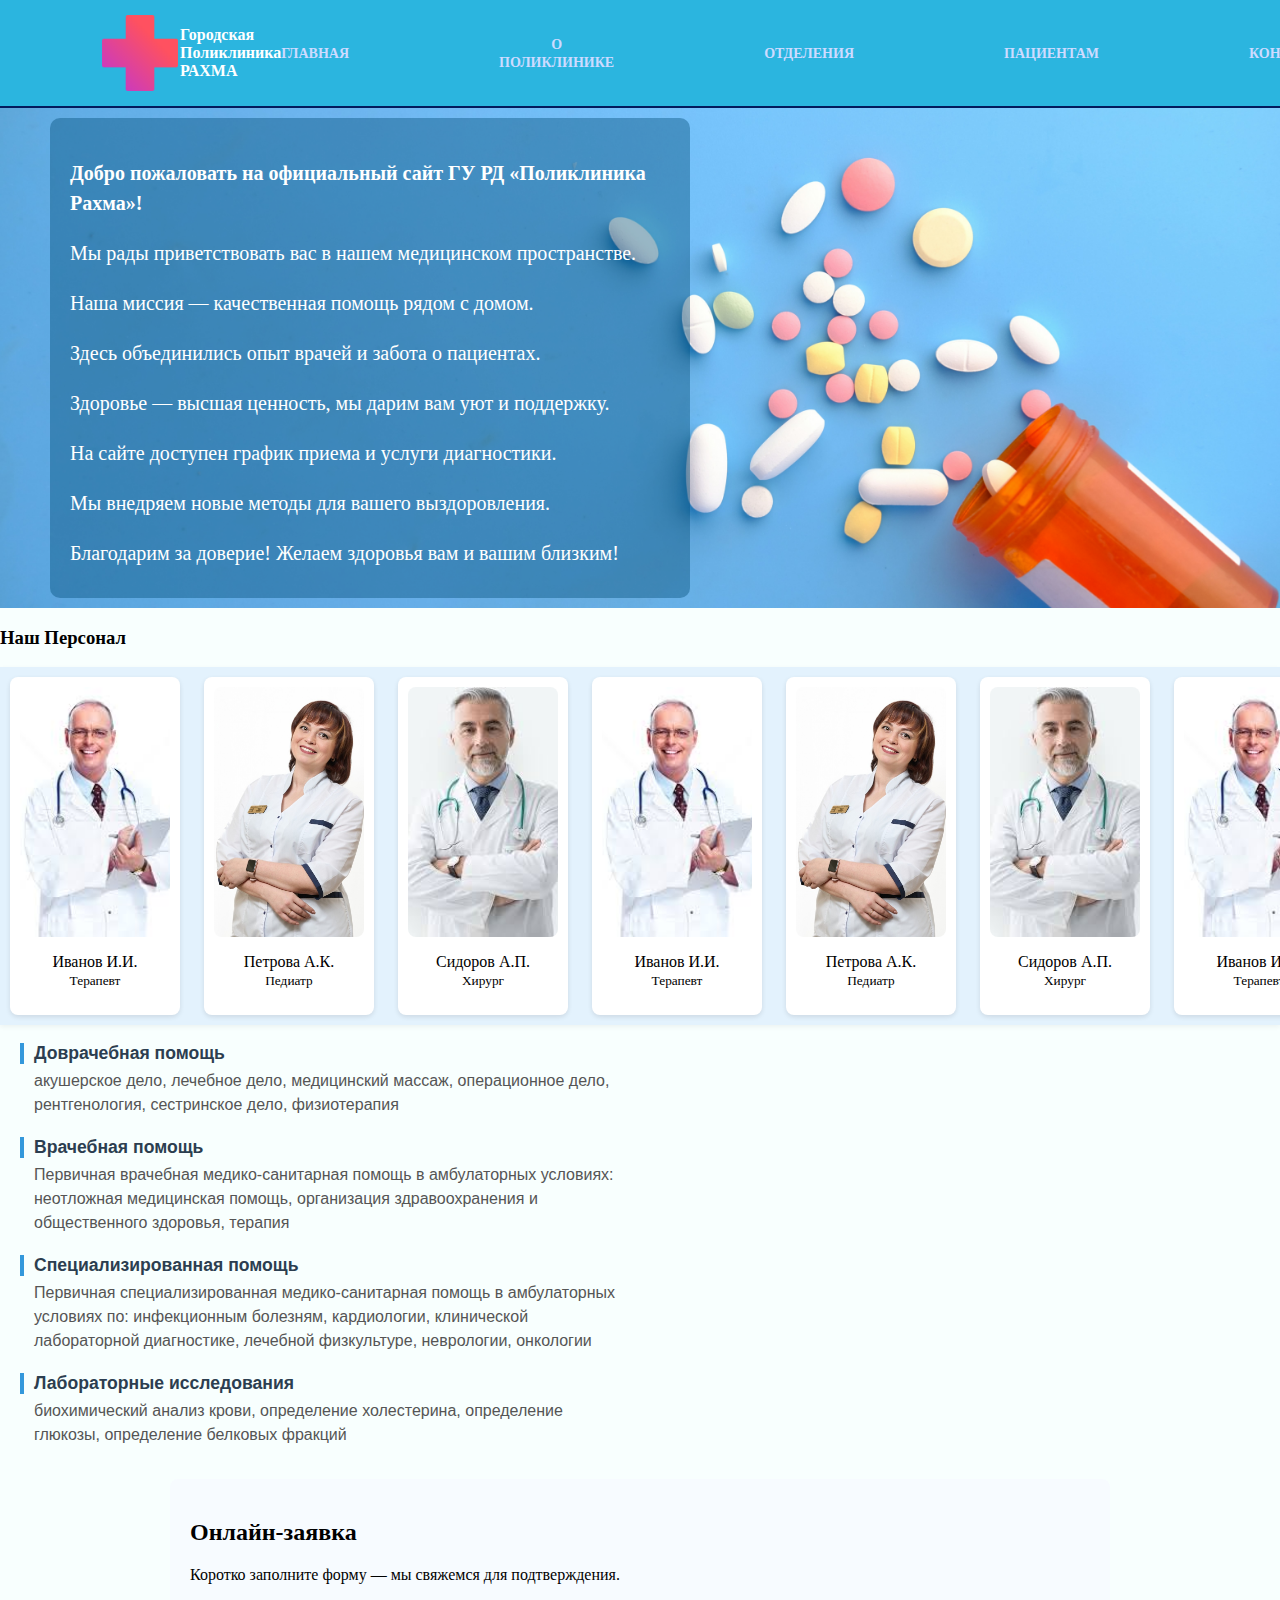
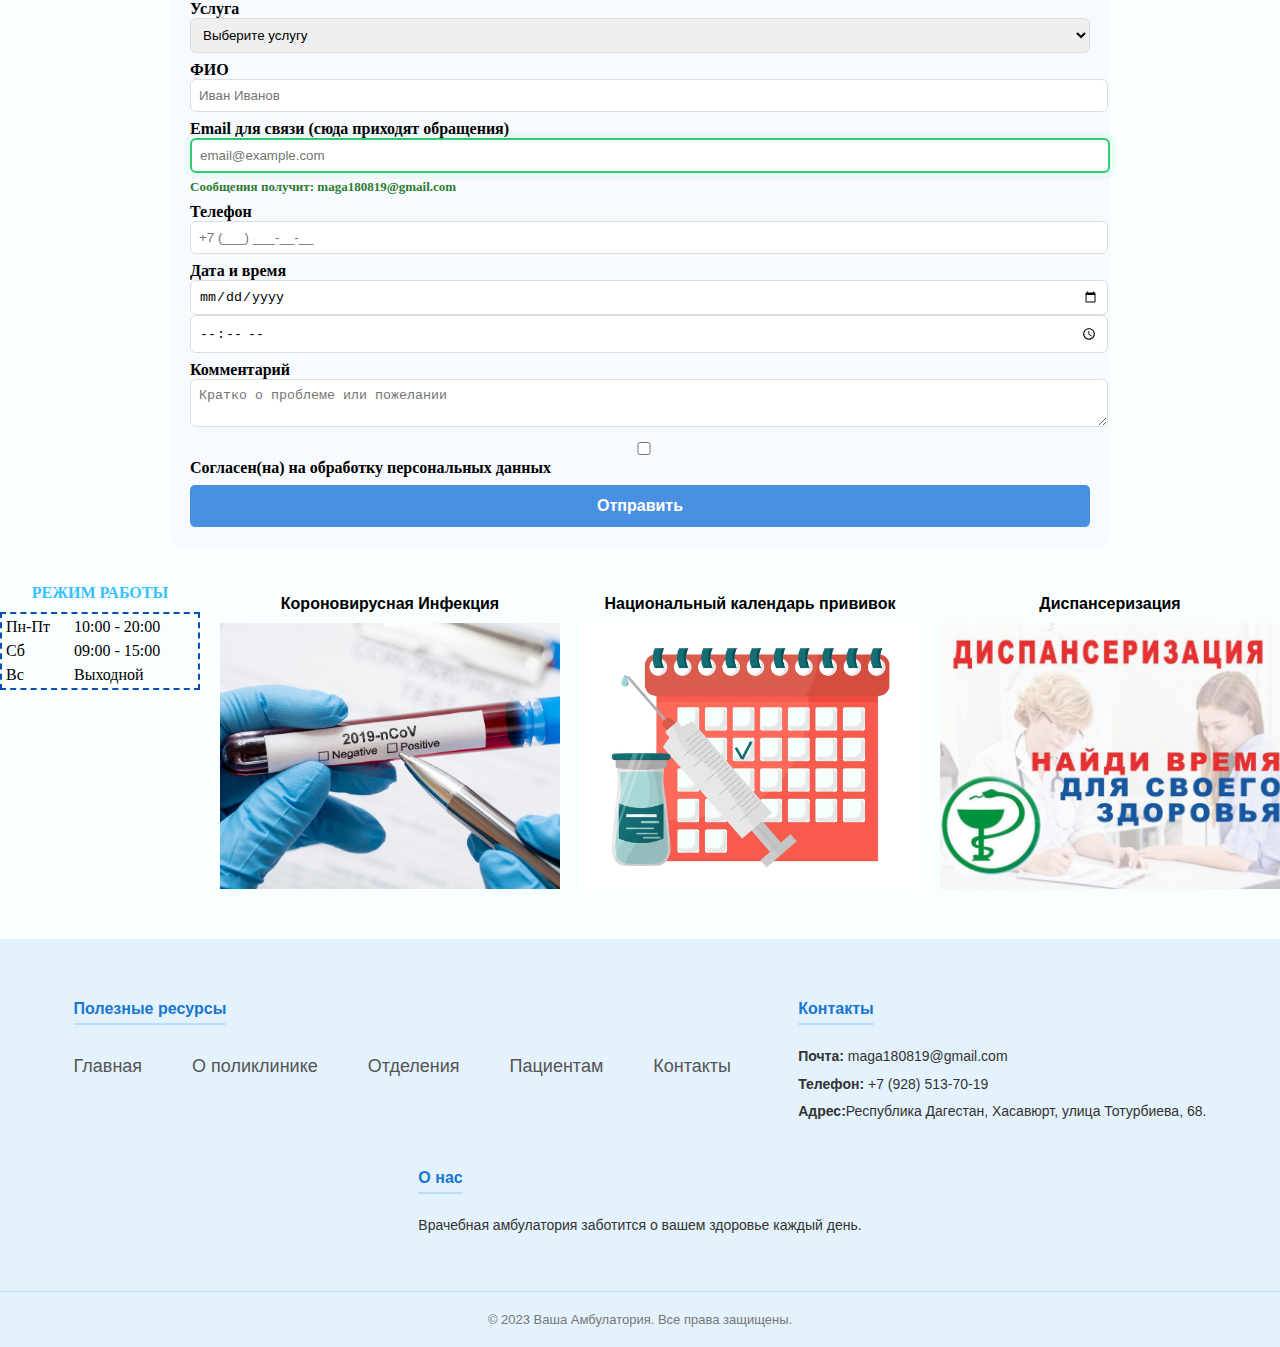
<file: index.html>
<!DOCTYPE html>
<html lang="en">
<head>
    <meta charset="UTF-8">
    <meta name="viewport" content="width=device-width, initial-scale=1.0">
    <title>РАХМА Городская частная поликлиника в Хасавюрте</title>
    <link rel="stylesheet" href="style.css">
    <meta name="description" content="Медицинский центр в Хасавюрте — полный спектр платных медицинских услуг: консультации узких специалистов, УЗИ, лабораторные исследования и процедурный кабинет. Городской уровень сервиса, частный подход к каждому пациенту.">
    <link rel="icon" href="image/medic-icon.png" type="image/png">
</head>
<body>
    <nav class="main-nav">
        <div class="logo">
            <img src="image/medic-icon.png" alt="Мед плюс"> 
        </div>
        <p class="nav-text">Городская Поликлиника РАХМА</p>
        <ul class="nav-links">
            <li><a href="index.html">ГЛАВНАЯ</a></li>
            <li><a href="about-the-polyclinic.html">О ПОЛИКЛИНИКЕ</a></li>
            <li><a href="departments.html">ОТДЕЛЕНИЯ</a></li>
            <li><a href="patients.html">ПАЦИЕНТАМ</a></li>
            <li><a href="kontakt.html">КОНТАКТЫ</a></li>
        </ul>
    </nav>

    <div class="hal">
  <img src="image/kr.jpg" alt="">
  <div class="overlay-text">
    <p><strong>Добро пожаловать на официальный сайт ГУ РД «Поликлиника Рахма»!</strong></p>
    <p>Мы рады приветствовать вас в нашем медицинском пространстве.</p>
    <p>Наша миссия — качественная помощь рядом с домом.</p>
    <p>Здесь объединились опыт врачей и забота о пациентах.</p>
    <p>Здоровье — высшая ценность, мы дарим вам уют и поддержку.</p>
    <p>На сайте доступен график приема и услуги диагностики.</p>
    <p>Мы внедряем новые методы для вашего выздоровления.</p>
    <p>Благодарим за доверие! Желаем здоровья вам и вашим близким!</p>
    </div>
    </div>
    
    <h3>Наш Персонал</h3>
<div class="carousel-container">
    <div class="doctor-list">
        <div class="doctor-card"> <img src="image/images (3).jpg" alt="Врач 1"> <p>Иванов И.И.<br><small>Терапевт</small></p> </div>
        <div class="doctor-card"> <img src="image/Pediatr_Shikaeva_4.jpg" alt="Врач 2"> <p>Петрова А.К.<br><small>Педиатр</small></p> </div>
        <div class="doctor-card"> <img src="image/images (2).jpg" alt="Врач 3"> <p>Сидоров А.П.<br><small>Хирург</small></p> </div>
         <div class="doctor-card"> <img src="image/images (3).jpg" alt="Врач 1"> <p>Иванов И.И.<br><small>Терапевт</small></p> </div>
        <div class="doctor-card"> <img src="image/Pediatr_Shikaeva_4.jpg" alt="Врач 2"> <p>Петрова А.К.<br><small>Педиатр</small></p> </div>
        <div class="doctor-card"> <img src="image/images (2).jpg" alt="Врач 3"> <p>Сидоров А.П.<br><small>Хирург</small></p> </div>
         <div class="doctor-card"> <img src="image/images (3).jpg" alt="Врач 1"> <p>Иванов И.И.<br><small>Терапевт</small></p> </div>
        <div class="doctor-card"> <img src="image/Pediatr_Shikaeva_4.jpg" alt="Врач 2"> <p>Петрова А.К.<br><small>Педиатр</small></p> </div>
        <div class="doctor-card"> <img src="image/images (2).jpg" alt="Врач 3"> <p>Сидоров А.П.<br><small>Хирург</small></p> </div>
         <div class="doctor-card"> <img src="image/images (3).jpg" alt="Врач 1"> <p>Иванов И.И.<br><small>Терапевт</small></p> </div>
        <div class="doctor-card"> <img src="image/Pediatr_Shikaeva_4.jpg" alt="Врач 2"> <p>Петрова А.К.<br><small>Педиатр</small></p> </div>
        <div class="doctor-card"> <img src="image/images (2).jpg" alt="Врач 3"> <p>Сидоров А.П.<br><small>Хирург</small></p> </div>
         <div class="doctor-card"> <img src="image/images (3).jpg" alt="Врач 1"> <p>Иванов И.И.<br><small>Терапевт</small></p> </div>
        <div class="doctor-card"> <img src="image/Pediatr_Shikaeva_4.jpg" alt="Врач 2"> <p>Петрова А.К.<br><small>Педиатр</small></p> </div>
        <div class="doctor-card"> <img src="image/images (2).jpg" alt="Врач 3"> <p>Сидоров А.П.<br><small>Хирург</small></p> </div>
         <div class="doctor-card"> <img src="image/images (3).jpg" alt="Врач 1"> <p>Иванов И.И.<br><small>Терапевт</small></p> </div>
        <div class="doctor-card"> <img src="image/Pediatr_Shikaeva_4.jpg" alt="Врач 2"> <p>Петрова А.К.<br><small>Педиатр</small></p> </div>
        <div class="doctor-card"> <img src="image/images (2).jpg" alt="Врач 3"> <p>Сидоров А.П.<br><small>Хирург</small></p> </div>
         <div class="doctor-card"> <img src="image/images (3).jpg" alt="Врач 1"> <p>Иванов И.И.<br><small>Терапевт</small></p> </div>
        <div class="doctor-card"> <img src="image/Pediatr_Shikaeva_4.jpg" alt="Врач 2"> <p>Петрова А.К.<br><small>Педиатр</small></p> </div>
        <div class="doctor-card"> <img src="image/images (2).jpg" alt="Врач 3"> <p>Сидоров А.П.<br><small>Хирург</small></p> </div>
    </div>
</div>
<div class="medical-info">
    <div class="info-section">
        <h3>Доврачебная помощь</h3>
        <p>акушерское дело, лечебное дело, медицинский массаж, операционное дело, рентгенология, сестринское дело, физиотерапия</p>
    </div>

    <div class="info-section">
        <h3>Врачебная помощь</h3>
        <p>Первичная врачебная медико-санитарная помощь в амбулаторных условиях: неотложная медицинская помощь, организация здравоохранения и общественного здоровья, терапия</p>
    </div>

    <div class="info-section">
        <h3>Специализированная помощь</h3>
        <p>Первичная специализированная медико-санитарная помощь в амбулаторных условиях по: инфекционным болезням, кардиологии, клинической лабораторной диагностике, лечебной физкультуре, неврологии, онкологии</p>
    </div>

    <div class="info-section">
        <h3>Лабораторные исследования</h3>
        <p>биохимический анализ крови, определение холестерина, определение глюкозы, определение белковых фракций</p>
    </div>
</div>

<section id="online-requests" class="online-requests">
  <h2>Онлайн‑заявка</h2>
  <p>Коротко заполните форму — мы свяжемся для подтверждения.</p>

   <form id="request-form" method="POST" action="https://formspree.io/f/mwvbwjka" novalidate>
    <input type="hidden" name="_subject" value="Онлайн‑заявка">

    <label>Услуга
      <select name="service" required>
        <option value="">Выберите услугу</option>
        <option>Консультация терапевта</option>
        <option>Консультация специалиста</option>
        <option>УЗИ</option>
        <option>Лабораторные исследования</option>
        <option>Вызов на дом</option>
      </select>
    </label>

    <label>ФИО
      <input name="name" type="text" required placeholder="Иван Иванов">
    </label>

    <label class="highlight-email">Email для связи (сюда приходят обращения)
      <input name="email" type="email" required placeholder="email@example.com">
      <small class="email-note">Сообщения получит: <strong>maga180819@gmail.com</strong></small>
    </label>

    <label>Телефон
      <input name="phone" type="tel" required placeholder="+7 (___) ___-__-__">
    </label>

    <label>Дата и время
      <div class="datetime-row">
        <input name="date" type="date" required>
        <input name="time" type="time">
      </div>
    </label>

    <label>Комментарий
      <textarea name="message" rows="2" placeholder="Кратко о проблеме или пожелании"></textarea>
    </label>

    <label class="consent">
      <input name="consent" type="checkbox" required> Согласен(на) на обработку персональных данных
    </label>

    <button type="submit" class="contact-button">Отправить</button>
    <div id="request-feedback" class="request-feedback" role="status" aria-live="polite"></div>
  </form>
</section>

<script>
(function(){
  const form = document.getElementById('request-form');
  const feedback = document.getElementById('request-feedback');
  form.addEventListener('submit', async (e) => {
    e.preventDefault();
    feedback.textContent = 'Отправка...';
    const data = new FormData(form);
    try {
      const res = await fetch(form.action, { method: 'POST', body: data, headers: { 'Accept': 'application/json' } });
      if (res.ok) { feedback.textContent = 'Заявка отправлена. Мы свяжемся с вами.'; form.reset(); }
      else { const err = await res.json(); feedback.textContent = err?.error || 'Ошибка отправки. Попробуйте позже.'; }
    } catch { feedback.textContent = 'Ошибка сети. Попробуйте снова.'; }
  });
})();
</script>

<div class="ccd">
    <table class="table">
                    <caption>
                        РЕЖИМ РАБОТЫ
                    </caption>
                    <tr>
                    <td>Пн-Пт</td>
                    <td>10:00 - 20:00</td>
                    </tr>
                    <tr>
                        <td>Сб</td>
                        <td>09:00 - 15:00</td>
                    </tr>
                    <tr>
                        <td>Вс</td>
                        <td>Выходной</td>
                    </tr>
            </table>
    <div class="item">
        <p>Короновирусная Инфекция</p>
        <img src="image/covid.jpg" alt="covid">
    </div>
    <div class="item">
        <p>Национальный календарь прививок</p>
        <img src="image/calendar.jpg" alt="calendar">
    </div>
    <div class="item">
        <p>Диспансеризация</p>
        <img src="image/dispan.jpg" alt="dispan">
    </div>
</div>

<footer class="footer">
    <div class="footer-container">
        <div class="footer-section">
            <h4>Полезные ресурсы</h4>
            <ul>
                <li><a href="index.html">Главная</a></li>
                <li><a href="about-the-polyclinic.html">О поликлинике</a></li>
                <li><a href="departments.html">Отделения</a></li>
                <li><a href="patients.html">Пациентам</a></li>
                <li><a href="kontakt.html">Контакты</a></li>
            </ul>
        </div>

        <div class="footer-section">
            <h4>Контакты</h4>
            <p><strong>Почта:</strong> maga180819@gmail.com</p>
            <p><strong>Телефон:</strong> +7 (928) 513-70-19</p>
            <p><strong>Адрес:</strong>Республика Дагестан, Хасавюрт, улица Тотурбиева, 68.</p>
        </div>

        <div class="footer-section">
            <h4>О нас</h4>
            <p>Врачебная амбулатория заботится о вашем здоровье каждый день.</p>
        </div>
    </div>
    <div class="footer-bottom">
        &copy; 2023 Ваша Амбулатория. Все права защищены.
    </div>
</footer>

</body>
</html>
</file>
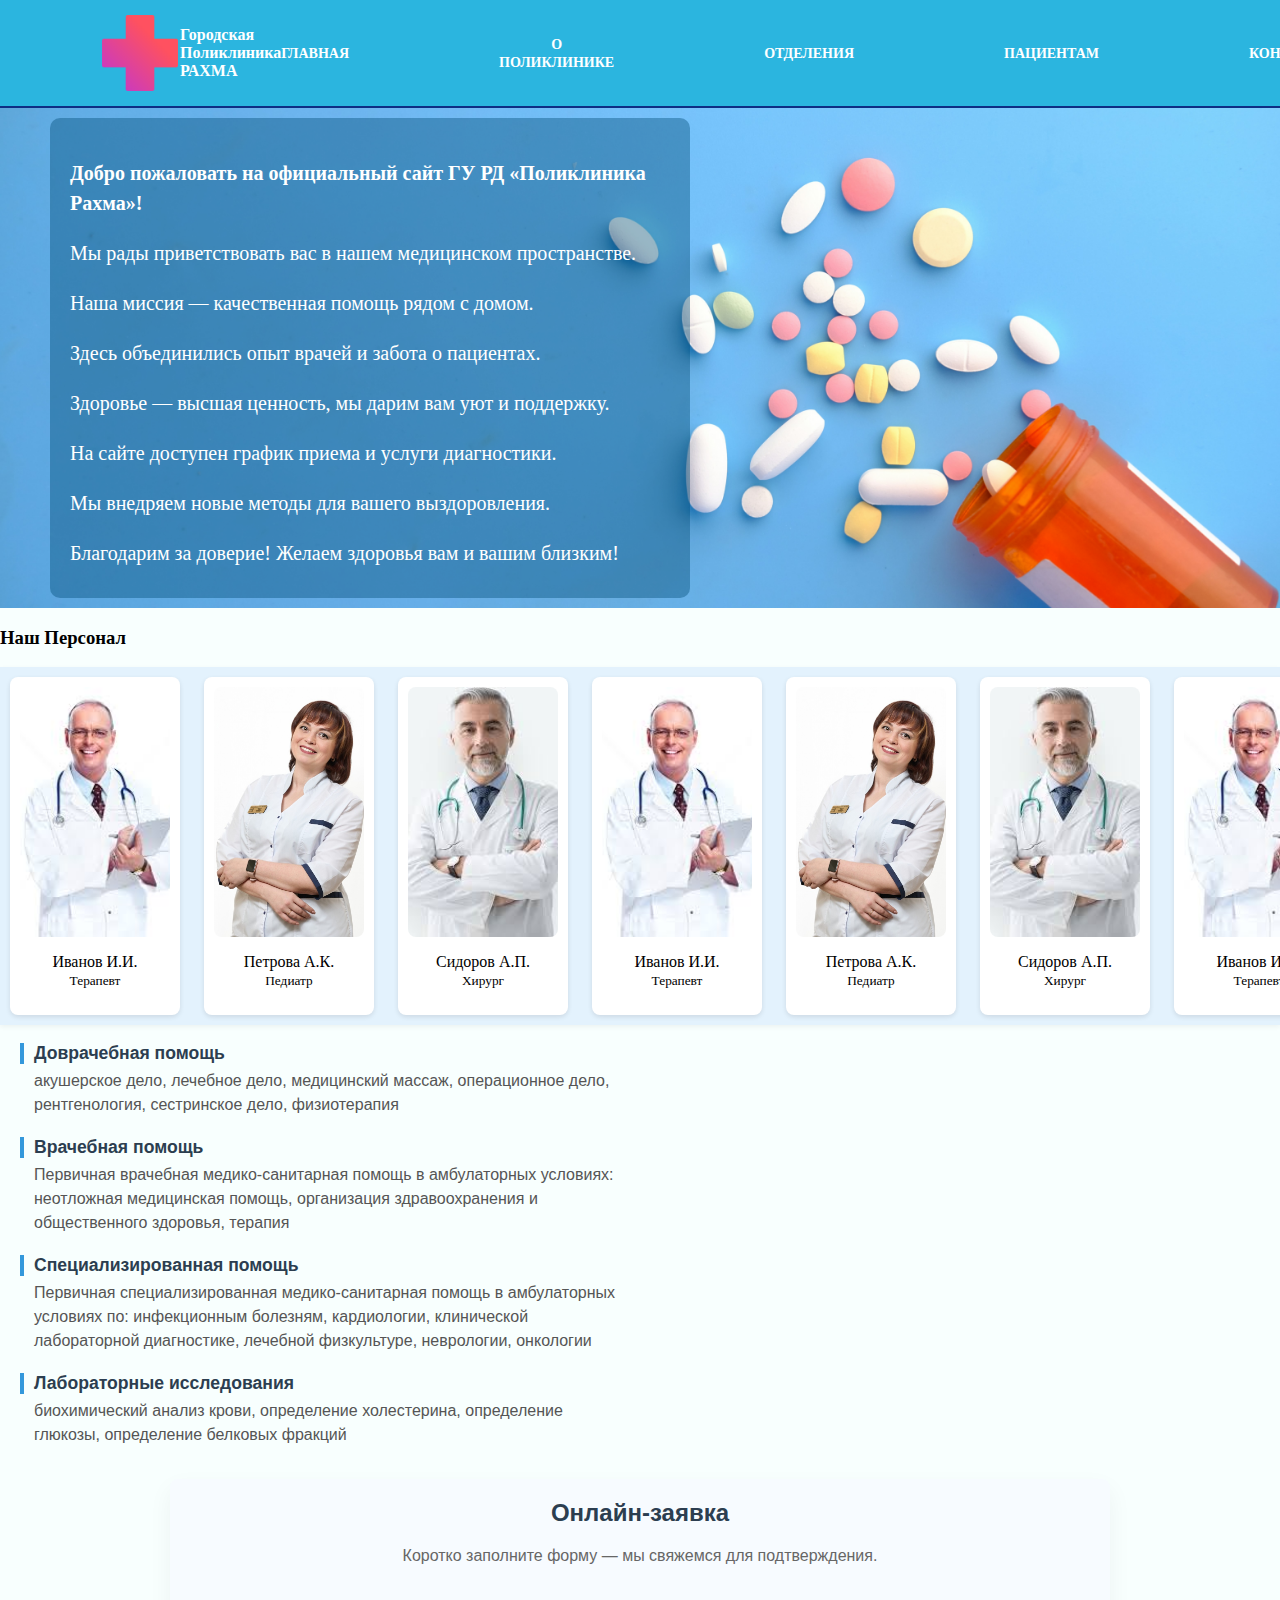
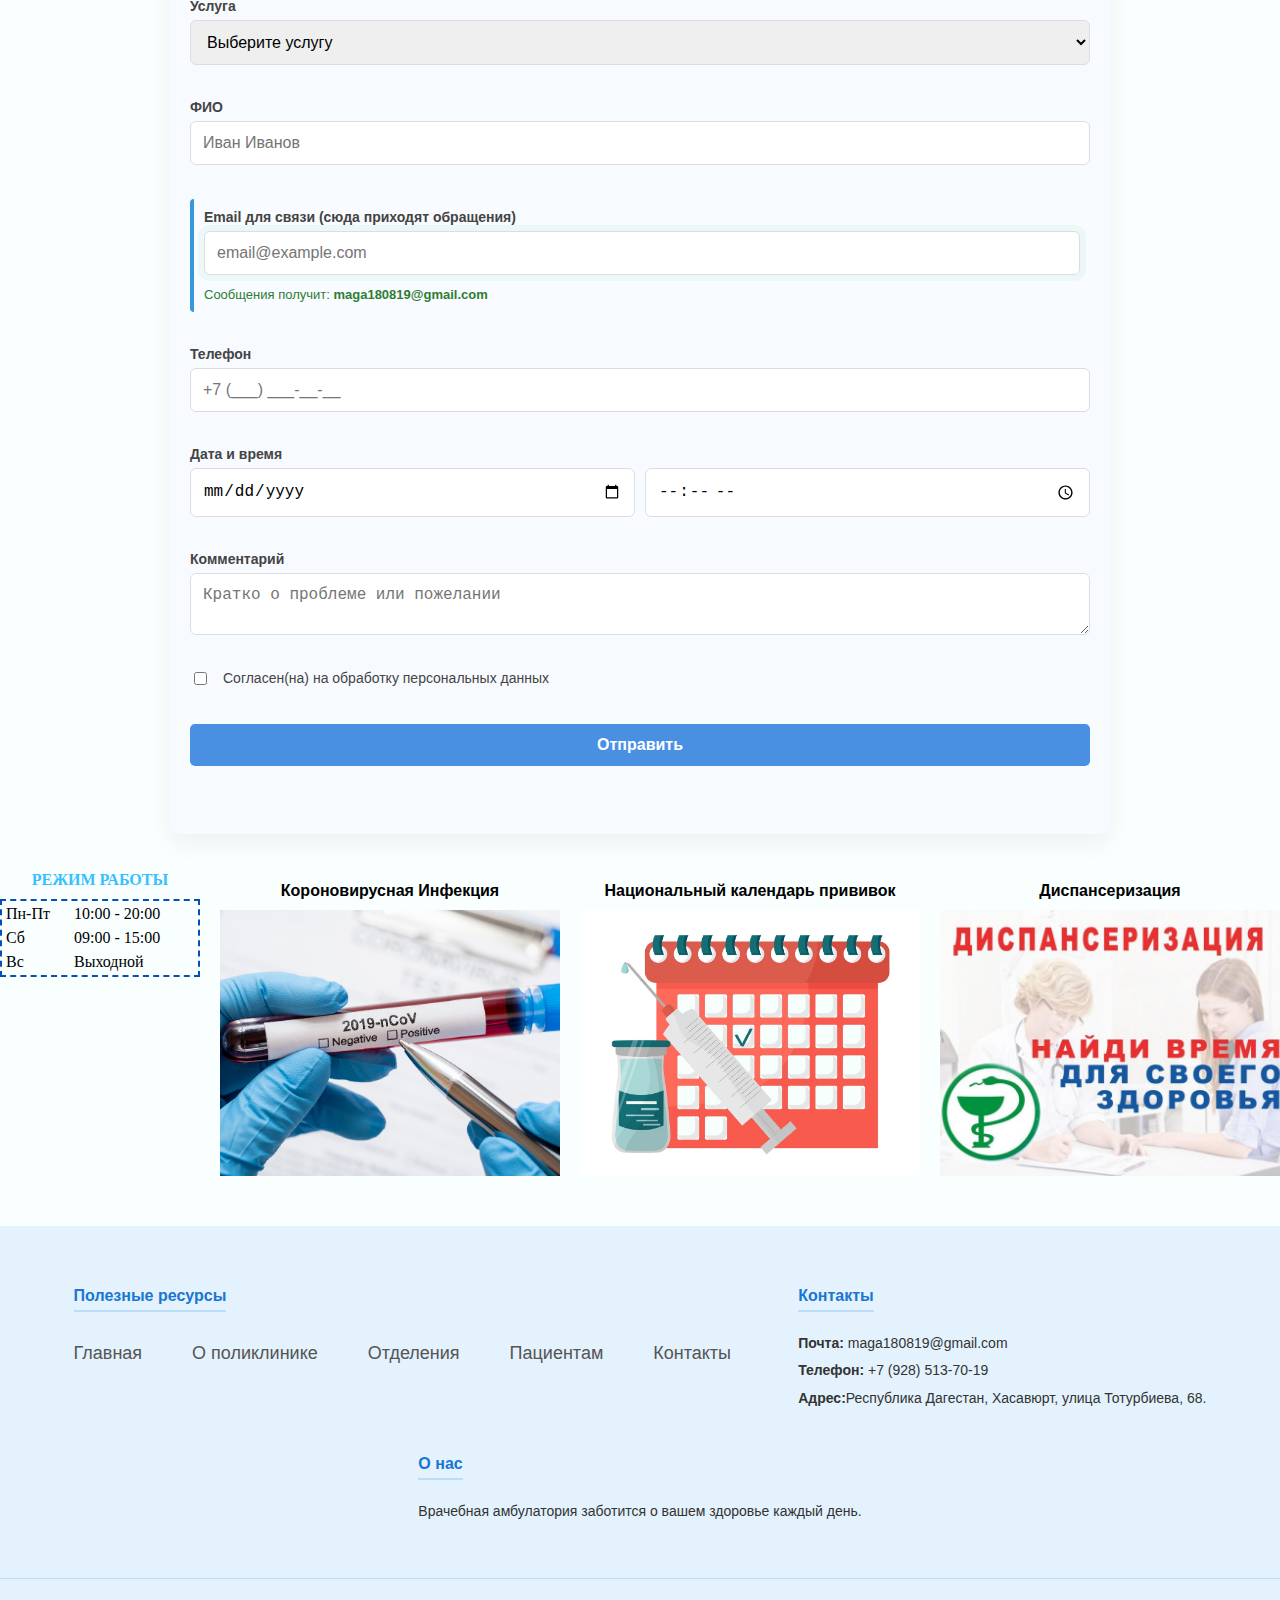
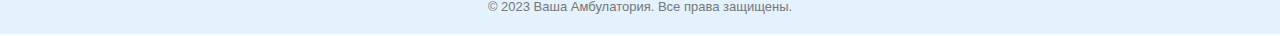
<file: src/index.html>
<!DOCTYPE html>
<html lang="ru">
<head>
    <meta charset="UTF-8">
    <meta name="viewport" content="width=device-width, initial-scale=1.0">
    <title>РАХМА Городская частная поликлиника в Хасавюрте</title>
    <link rel="stylesheet" href="style.css">
    <meta name="description" content="Медицинский центр в Хасавюрте — полный спектр платных медицинских услуг: консультации узких специалистов, УЗИ, лабораторные исследования и процедурный кабинет. Городской уровень сервиса, частный подход к каждому пациенту.">
    <link rel="icon" href="image/medic-icon.png" type="image/png">
</head>
<body>
    <nav class="main-nav">
        <div class="logo">
            <img src="image/medic-icon.png" alt="Мед плюс"> 
        </div>
        <p class="nav-text">Городская Поликлиника РАХМА</p>
        <ul class="nav-links">
            <li><a href="index.html">ГЛАВНАЯ</a></li>
            <li><a href="about-the-polyclinic.html">О ПОЛИКЛИНИКЕ</a></li>
            <li><a href="departments.html">ОТДЕЛЕНИЯ</a></li>
            <li><a href="patients.html">ПАЦИЕНТАМ</a></li>
            <li><a href="kontakt.html">КОНТАКТЫ</a></li>
        </ul>
    </nav>

    <div class="hal">
  <img src="image/kr.jpg" alt="">
  <div class="overlay-text">
    <p><strong>Добро пожаловать на официальный сайт ГУ РД «Поликлиника Рахма»!</strong></p>
    <p>Мы рады приветствовать вас в нашем медицинском пространстве.</p>
    <p>Наша миссия — качественная помощь рядом с домом.</p>
    <p>Здесь объединились опыт врачей и забота о пациентах.</p>
    <p>Здоровье — высшая ценность, мы дарим вам уют и поддержку.</p>
    <p>На сайте доступен график приема и услуги диагностики.</p>
    <p>Мы внедряем новые методы для вашего выздоровления.</p>
    <p>Благодарим за доверие! Желаем здоровья вам и вашим близким!</p>
    </div>
    </div>
    
    <h3>Наш Персонал</h3>
<div class="carousel-container">
    <div class="doctor-list">
        <div class="doctor-card"> <img src="image/images (3).jpg" alt="Врач 1"> <p>Иванов И.И.<br><small>Терапевт</small></p> </div>
        <div class="doctor-card"> <img src="image/Pediatr_Shikaeva_4.jpg" alt="Врач 2"> <p>Петрова А.К.<br><small>Педиатр</small></p> </div>
        <div class="doctor-card"> <img src="image/images (2).jpg" alt="Врач 3"> <p>Сидоров А.П.<br><small>Хирург</small></p> </div>
         <div class="doctor-card"> <img src="image/images (3).jpg" alt="Врач 1"> <p>Иванов И.И.<br><small>Терапевт</small></p> </div>
        <div class="doctor-card"> <img src="image/Pediatr_Shikaeva_4.jpg" alt="Врач 2"> <p>Петрова А.К.<br><small>Педиатр</small></p> </div>
        <div class="doctor-card"> <img src="image/images (2).jpg" alt="Врач 3"> <p>Сидоров А.П.<br><small>Хирург</small></p> </div>
         <div class="doctor-card"> <img src="image/images (3).jpg" alt="Врач 1"> <p>Иванов И.И.<br><small>Терапевт</small></p> </div>
        <div class="doctor-card"> <img src="image/Pediatr_Shikaeva_4.jpg" alt="Врач 2"> <p>Петрова А.К.<br><small>Педиатр</small></p> </div>
        <div class="doctor-card"> <img src="image/images (2).jpg" alt="Врач 3"> <p>Сидоров А.П.<br><small>Хирург</small></p> </div>
         <div class="doctor-card"> <img src="image/images (3).jpg" alt="Врач 1"> <p>Иванов И.И.<br><small>Терапевт</small></p> </div>
        <div class="doctor-card"> <img src="image/Pediatr_Shikaeva_4.jpg" alt="Врач 2"> <p>Петрова А.К.<br><small>Педиатр</small></p> </div>
        <div class="doctor-card"> <img src="image/images (2).jpg" alt="Врач 3"> <p>Сидоров А.П.<br><small>Хирург</small></p> </div>
         <div class="doctor-card"> <img src="image/images (3).jpg" alt="Врач 1"> <p>Иванов И.И.<br><small>Терапевт</small></p> </div>
        <div class="doctor-card"> <img src="image/Pediatr_Shikaeva_4.jpg" alt="Врач 2"> <p>Петрова А.К.<br><small>Педиатр</small></p> </div>
        <div class="doctor-card"> <img src="image/images (2).jpg" alt="Врач 3"> <p>Сидоров А.П.<br><small>Хирург</small></p> </div>
         <div class="doctor-card"> <img src="image/images (3).jpg" alt="Врач 1"> <p>Иванов И.И.<br><small>Терапевт</small></p> </div>
        <div class="doctor-card"> <img src="image/Pediatr_Shikaeva_4.jpg" alt="Врач 2"> <p>Петрова А.К.<br><small>Педиатр</small></p> </div>
        <div class="doctor-card"> <img src="image/images (2).jpg" alt="Врач 3"> <p>Сидоров А.П.<br><small>Хирург</small></p> </div>
         <div class="doctor-card"> <img src="image/images (3).jpg" alt="Врач 1"> <p>Иванов И.И.<br><small>Терапевт</small></p> </div>
        <div class="doctor-card"> <img src="image/Pediatr_Shikaeva_4.jpg" alt="Врач 2"> <p>Петрова А.К.<br><small>Педиатр</small></p> </div>
        <div class="doctor-card"> <img src="image/images (2).jpg" alt="Врач 3"> <p>Сидоров А.П.<br><small>Хирург</small></p> </div>
    </div>
</div>
<div class="medical-info">
    <div class="info-section">
        <h3>Доврачебная помощь</h3>
        <p>акушерское дело, лечебное дело, медицинский массаж, операционное дело, рентгенология, сестринское дело, физиотерапия</p>
    </div>

    <div class="info-section">
        <h3>Врачебная помощь</h3>
        <p>Первичная врачебная медико-санитарная помощь в амбулаторных условиях: неотложная медицинская помощь, организация здравоохранения и общественного здоровья, терапия</p>
    </div>

    <div class="info-section">
        <h3>Специализированная помощь</h3>
        <p>Первичная специализированная медико-санитарная помощь в амбулаторных условиях по: инфекционным болезням, кардиологии, клинической лабораторной диагностике, лечебной физкультуре, неврологии, онкологии</p>
    </div>

    <div class="info-section">
        <h3>Лабораторные исследования</h3>
        <p>биохимический анализ крови, определение холестерина, определение глюкозы, определение белковых фракций</p>
    </div>
</div>

<section id="online-requests" class="online-requests">
  <h2>Онлайн‑заявка</h2>
  <p>Коротко заполните форму — мы свяжемся для подтверждения.</p>

   <form id="request-form" method="POST" action="https://formspree.io/f/mwvbwjka" novalidate>
    <input type="hidden" name="_subject" value="Онлайн‑заявка">

    <label>Услуга
      <select name="service" required>
        <option value="">Выберите услугу</option>
        <option>Консультация терапевта</option>
        <option>Консультация специалиста</option>
        <option>УЗИ</option>
        <option>Лабораторные исследования</option>
        <option>Вызов на дом</option>
      </select>
    </label>

    <label>ФИО
      <input name="name" type="text" required placeholder="Иван Иванов">
    </label>

    <label class="highlight-email">Email для связи (сюда приходят обращения)
      <input name="email" type="email" required placeholder="email@example.com">
      <small class="email-note">Сообщения получит: <strong>maga180819@gmail.com</strong></small>
    </label>

    <label>Телефон
      <input name="phone" type="tel" required placeholder="+7 (___) ___-__-__">
    </label>

    <label>Дата и время
      <div class="datetime-row">
        <input name="date" type="date" required>
        <input name="time" type="time">
      </div>
    </label>

    <label>Комментарий
      <textarea name="message" rows="2" placeholder="Кратко о проблеме или пожелании"></textarea>
    </label>

    <label class="consent">
      <input name="consent" type="checkbox" required> Согласен(на) на обработку персональных данных
    </label>

    <button type="submit" class="contact-button">Отправить</button>
    <div id="request-feedback" class="request-feedback" role="status" aria-live="polite"></div>
  </form>
</section>

<script>
(function(){
  const form = document.getElementById('request-form');
  const feedback = document.getElementById('request-feedback');
  form.addEventListener('submit', async (e) => {
    e.preventDefault();
    feedback.textContent = 'Отправка...';
    const data = new FormData(form);
    try {
      const res = await fetch(form.action, { method: 'POST', body: data, headers: { 'Accept': 'application/json' } });
      if (res.ok) { feedback.textContent = 'Заявка отправлена. Мы свяжемся с вами.'; form.reset(); }
      else { const err = await res.json(); feedback.textContent = err?.error || 'Ошибка отправки. Попробуйте позже.'; }
    } catch { feedback.textContent = 'Ошибка сети. Попробуйте снова.'; }
  });
})();
</script>

<div class="ccd">
    <table class="table">
                    <caption>
                        РЕЖИМ РАБОТЫ
                    </caption>
                    <tr>
                    <td>Пн-Пт</td>
                    <td>10:00 - 20:00</td>
                    </tr>
                    <tr>
                        <td>Сб</td>
                        <td>09:00 - 15:00</td>
                    </tr>
                    <tr>
                        <td>Вс</td>
                        <td>Выходной</td>
                    </tr>
            </table>
    <div class="item">
        <p>Короновирусная Инфекция</p>
        <img src="image/covid.jpg" alt="covid">
    </div>
    <div class="item">
        <p>Национальный календарь прививок</p>
        <img src="image/calendar.jpg" alt="calendar">
    </div>
    <div class="item">
        <p>Диспансеризация</p>
        <img src="image/dispan.jpg" alt="dispan">
    </div>
</div>

<footer class="footer">
    <div class="footer-container">
        <div class="footer-section">
            <h4>Полезные ресурсы</h4>
            <ul>
                <li><a href="index.html">Главная</a></li>
                <li><a href="about-the-polyclinic.html">О поликлинике</a></li>
                <li><a href="departments.html">Отделения</a></li>
                <li><a href="patients.html">Пациентам</a></li>
                <li><a href="kontakt.html">Контакты</a></li>
            </ul>
        </div>

        <div class="footer-section">
            <h4>Контакты</h4>
            <p><strong>Почта:</strong> maga180819@gmail.com</p>
            <p><strong>Телефон:</strong> +7 (928) 513-70-19</p>
            <p><strong>Адрес:</strong>Республика Дагестан, Хасавюрт, улица Тотурбиева, 68.</p>
        </div>

        <div class="footer-section">
            <h4>О нас</h4>
            <p>Врачебная амбулатория заботится о вашем здоровье каждый день.</p>
        </div>
    </div>
    <div class="footer-bottom">
        &copy; 2023 Ваша Амбулатория. Все права защищены.
    </div>
</footer>

</body>
</html>
</file>
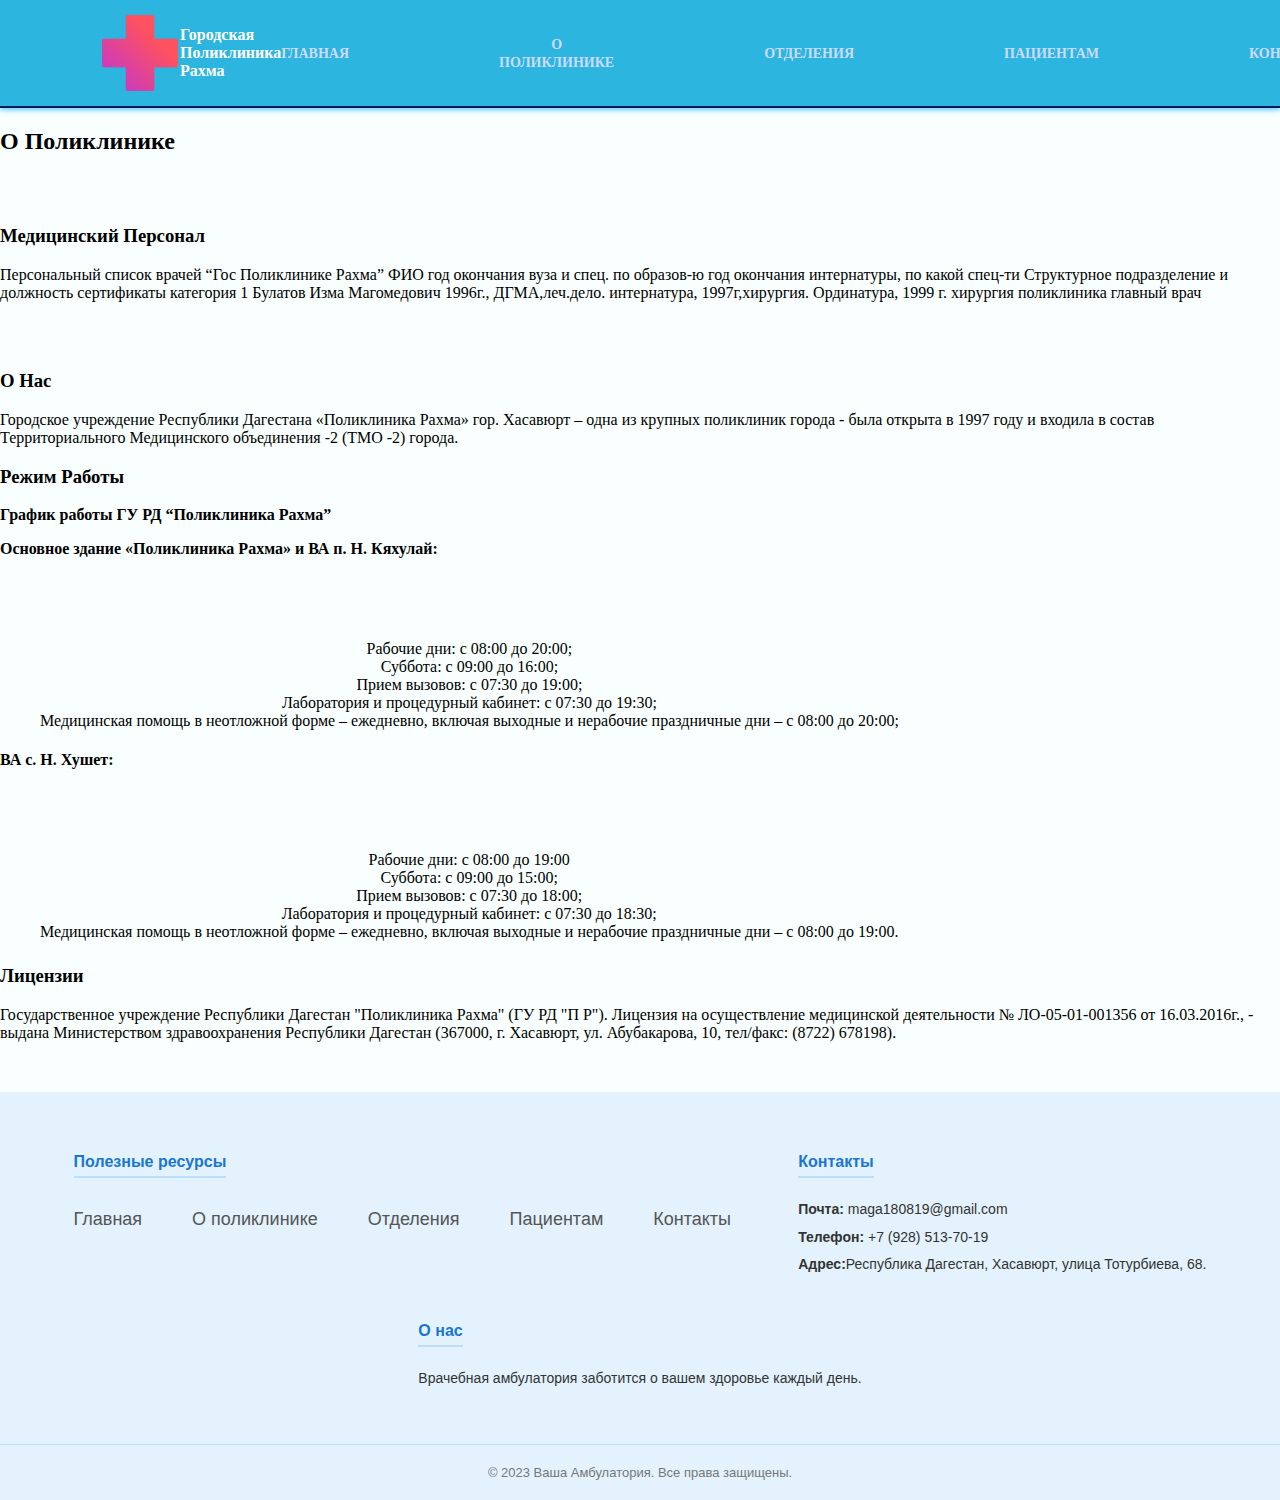
<file: about-the-polyclinic.html>
<!DOCTYPE html>
<html lang="en">
<head>
    <meta charset="UTF-8">
    <meta name="viewport" content="width=device-width, initial-scale=1.0">
    <title>О Поликлинике</title>
    <link rel="stylesheet" href="style.css">
    <link rel="icon" href="image/medic-icon.png" type="image/png">
</head>
<body>
        <nav class="main-nav">
        <div class="logo">
            <img src="image/medic-icon.png" alt="Мед плюс" width="80px" height="80px"> 
        </div>
        <p class="nav-text">Городская Поликлиника Рахма</p>
        <ul class="nav-links">
            <li><a href="index.html">ГЛАВНАЯ</a></li>
            <li><a href="about-the-polyclinic.html">О ПОЛИКЛИНИКЕ</a></li>
            <li><a href="departments.html">ОТДЕЛЕНИЯ</a></li>
            <li><a href="patients.html">ПАЦИЕНТАМ</a></li>
            <li><a href="kontakt.html">КОНТАКТЫ</a></li>
        </ul>
    </nav>
    <h2>О Поликлинике</h2>
    <h3 class="med-person">Медицинский Персонал</h3>
    <p>Персональный список врачей “Гос Поликлинике Рахма” ФИО год окончания вуза и спец. по образов-ю год окончания интернатуры, по какой спец-ти Структурное подразделение и должность сертификаты категория 1 Булатов Изма Магомедович 1996г., ДГМА,леч.дело. интернатура, 1997г,хирургия. Ординатура, 1999 г. хирургия поликлиника главный врач</p>
    <h3 class="O-nas">О Нас</h3>
        <p>Городское учреждение Республики Дагестана «Поликлиника Рахма» гор. Хасавюрт – одна из крупных поликлиник города - была открыта в 1997 году и входила в состав Территориального Медицинского объединения -2 (ТМО -2) города.</p>
    
        <h3>Режим Работы</h3>
    <p><strong>График работы ГУ РД “Поликлиника Рахма”</strong></p>
    <div>   <p><strong>Основное здание «Поликлиника Рахма» и ВА п. Н. Кяхулай:</strong></p>
            <ul class="grap">
                <li>Рабочие дни: с 08:00 до 20:00;</li>
                <li>Суббота: с 09:00 до 16:00;</li>
                <li>Прием вызовов: с 07:30 до 19:00;</li>
                <li>Лаборатория и процедурный кабинет: с 07:30 до 19:30;</li>
                <li>Медицинская помощь в неотложной форме – ежедневно, включая выходные и нерабочие праздничные дни – с 08:00 до 20:00;</li>
            </ul>
            <p><strong>ВА с. Н. Хушет:</strong></p>
            <ul class="grap">
                <li>Рабочие дни: с 08:00 до 19:00</li>
                <li>Суббота: с 09:00 до 15:00;</li>
                <li>Прием вызовов: с 07:30 до 18:00;</li>
                <li>Лаборатория и процедурный кабинет: с 07:30 до 18:30;</li>
                <li>Медицинская помощь в неотложной форме – ежедневно, включая выходные и нерабочие праздничные дни – с 08:00 до 19:00.</li>
            </ul>
    </div>

    <h3>Лицензии</h3>
    <p>Государственное учреждение Республики Дагестан "Поликлиника Рахма" (ГУ РД "П Р"). Лицензия на осуществление медицинской деятельности № ЛО-05-01-001356 от 16.03.2016г., - выдана Министерством здравоохранения Республики Дагестан (367000, г. Хасавюрт, ул. Абубакарова, 10, тел/факс: (8722) 678198).</p>

    <footer class="footer">
    <div class="footer-container">
        <!-- Блок со ссылками -->
        <div class="footer-section">
            <h4>Полезные ресурсы</h4>
            <ul>
                <li><a href="index.html">Главная</a></li>
                <li><a href="about-the-polyclinic.html">О поликлинике</a></li>
                <li><a href="departments.html">Отделения</a></li>
                <li><a href="patients.html">Пациентам</a></li>
                <li><a href="kontakt.html">Контакты</a></li>
            </ul>
        </div>

        <!-- Блок с контактами -->
        <div class="footer-section">
            <h4>Контакты</h4>
            <p><strong>Почта:</strong> maga180819@gmail.com</p>
            <p><strong>Телефон:</strong> +7 (928) 513-70-19</p>
            <p><strong>Адрес:</strong>Республика Дагестан, Хасавюрт, улица Тотурбиева, 68.</p>
        </div>

        <!-- Блок с доп. информацией -->
        <div class="footer-section">
            <h4>О нас</h4>
            <p>Врачебная амбулатория заботится о вашем здоровье каждый день.</p>
        </div>
    </div>
    <div class="footer-bottom">
        &copy; 2023 Ваша Амбулатория. Все права защищены.
    </div>
</footer>

</body>
</html>
</file>
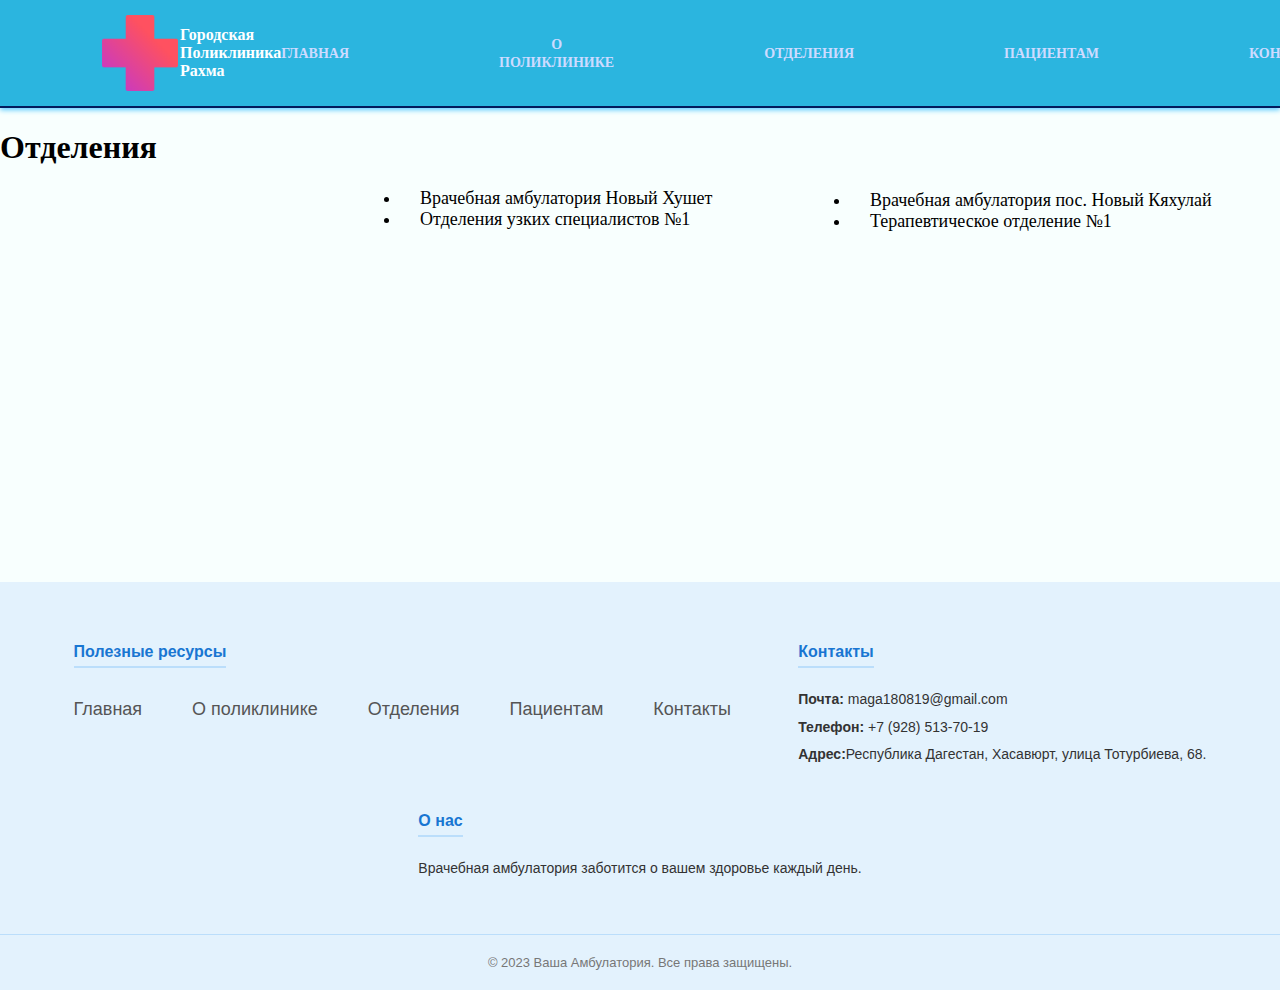
<file: departments.html>
<!DOCTYPE html>
<html lang="en">
<head>
    <meta charset="UTF-8">
    <meta name="viewport" content="width=device-width, initial-scale=1.0">
    <title>Отделения</title>
    <link rel="stylesheet" href="style.css">
    <link rel="icon" href="image/medic-icon.png" type="image/png">
</head>
<body>
        <nav class="main-nav">
        <div class="logo">
            <img src="image/medic-icon.png" alt="Мед плюс" width="80px" height="80px"> 
        </div>
        <p class="nav-text">Городская Поликлиника Рахма</p>
        <ul class="nav-links">
            <li><a href="index.html">ГЛАВНАЯ</a></li>
            <li><a href="about-the-polyclinic.html">О ПОЛИКЛИНИКЕ</a></li>
            <li><a href="departments.html">ОТДЕЛЕНИЯ</a></li>
            <li><a href="patients.html">ПАЦИЕНТАМ</a></li>
            <li><a href="kontakt.html">КОНТАКТЫ</a></li>
        </ul>
    </nav>

    <div class="departments">
        
    <h1>Отделения</h1>
    <div class="dep1">
        
        <li> <a href="departments/1.html">Врачебная амбулатория Новый Хушет</a></li>
        <li><a href="departments/2.html">Отделения узких специалистов №1</a></li>
    
    </div>
        
    <div class="dep2">
    
        <li><a href="departments/4.html">Врачебная амбулатория пос. Новый Кяхулай</a></li>
        <li><a href="departments/3.html">Терапевтическое отделение №1</a></li>
    
    </div>
    
    </div>

    <footer class="footer">
    <div class="footer-container">
        <!-- Блок со ссылками -->
        <div class="footer-section">
            <h4>Полезные ресурсы</h4>
            <ul>
                <li><a href="index.html">Главная</a></li>
                <li><a href="about-the-polyclinic.html">О поликлинике</a></li>
                <li><a href="departments.html">Отделения</a></li>
                <li><a href="patients.html">Пациентам</a></li>
                <li><a href="kontakt.html">Контакты</a></li>
            </ul>
        </div>

    
        <!-- Блок с контактами -->
        <div class="footer-section">
            <h4>Контакты</h4>
            <p><strong>Почта:</strong> maga180819@gmail.com</p>
            <p><strong>Телефон:</strong> +7 (928) 513-70-19</p>
            <p><strong>Адрес:</strong>Республика Дагестан, Хасавюрт, улица Тотурбиева, 68.</p>
        </div>

        <!-- Блок с доп. информацией -->
        <div class="footer-section">
            <h4>О нас</h4>
            <p>Врачебная амбулатория заботится о вашем здоровье каждый день.</p>
        </div>
    </div>
    <div class="footer-bottom">
        &copy; 2023 Ваша Амбулатория. Все права защищены.
    </div>
</footer>

</body>
</html>
</file>
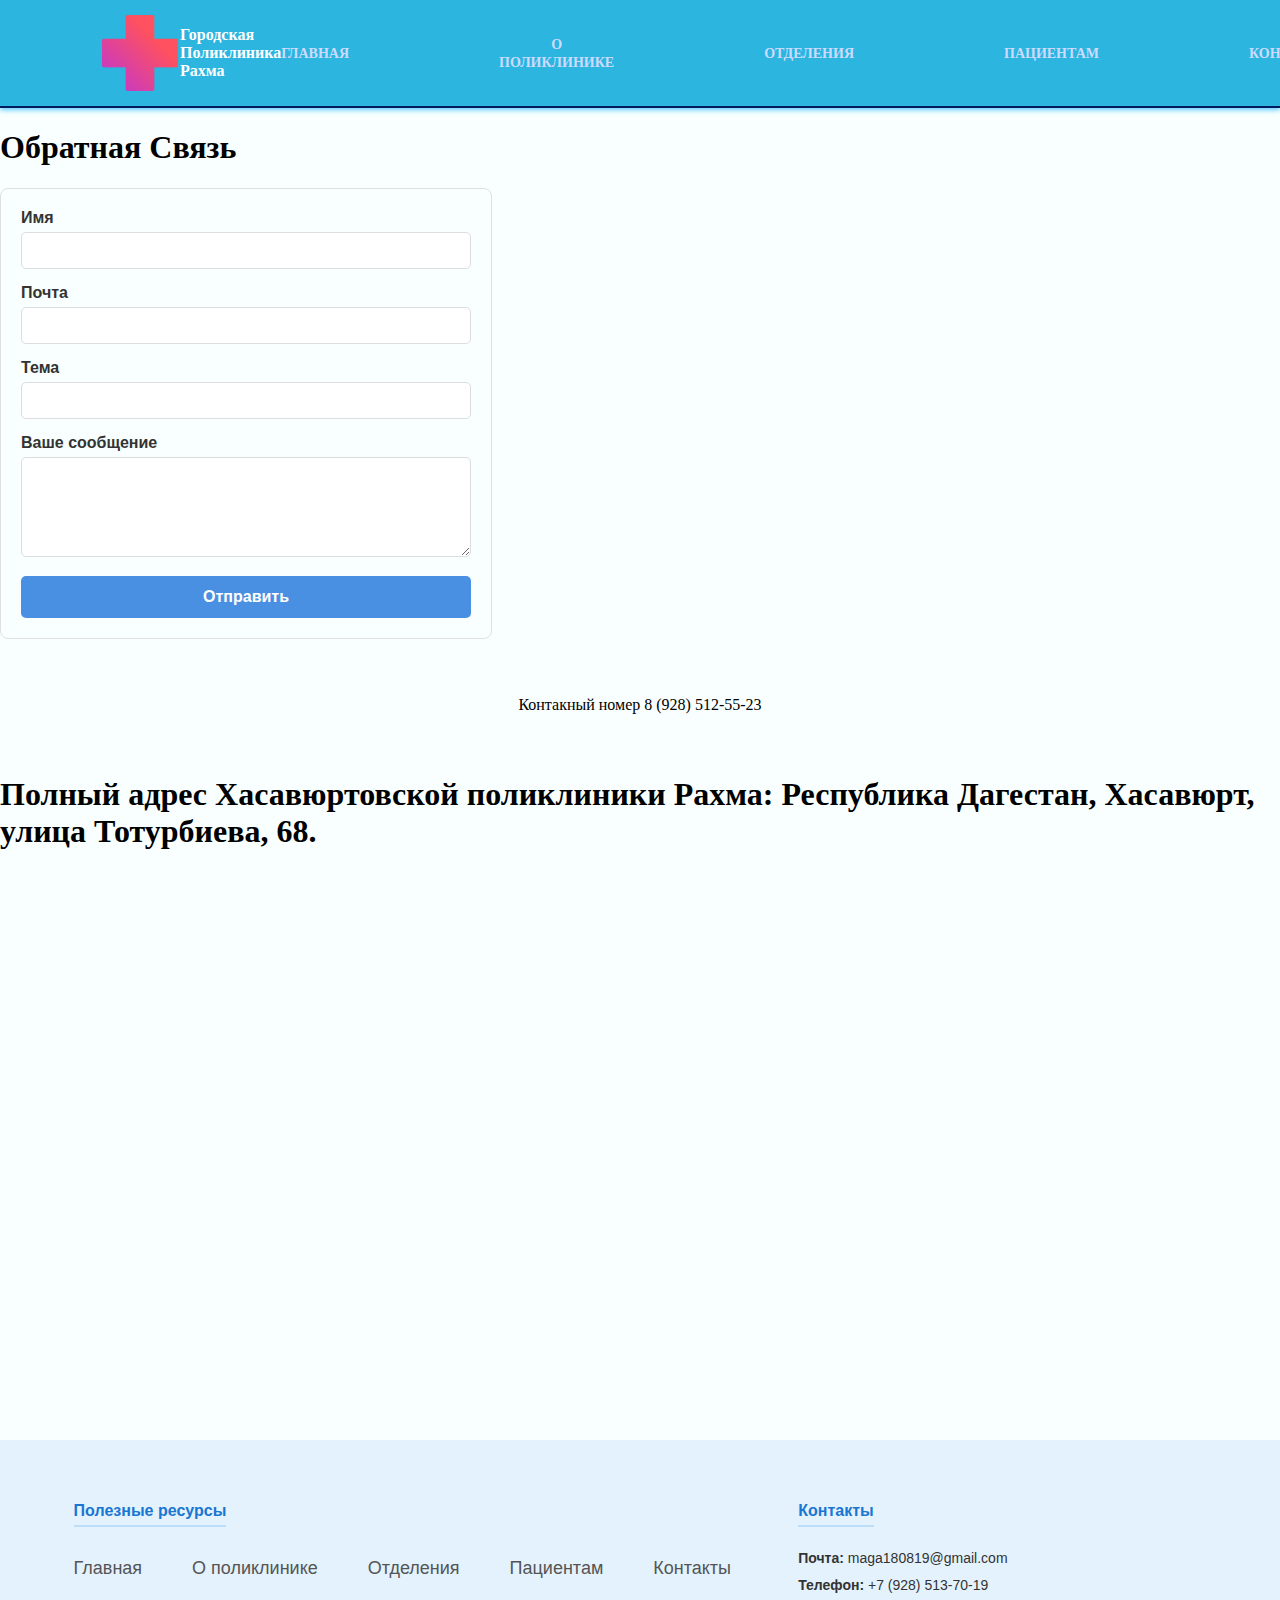
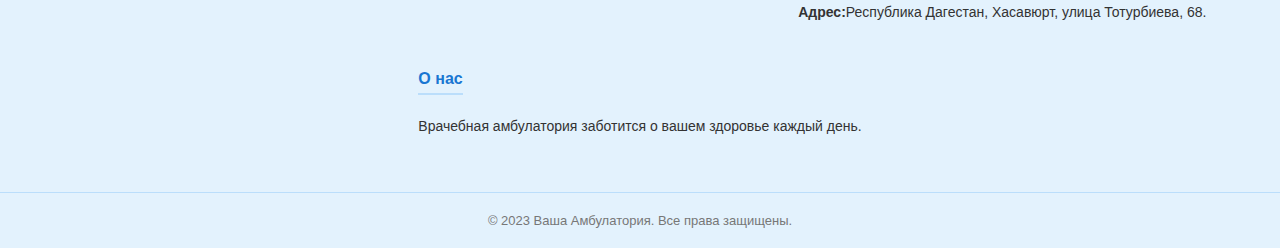
<file: kontakt.html>
<!DOCTYPE html>
<html lang="en">
<head>
    <meta charset="UTF-8">
    <meta name="viewport" content="width=device-width, initial-scale=1.0">
    <title>Контакты</title>
    <link rel="stylesheet" href="style.css">
    <link rel="icon" href="image/medic-icon.png" type="image/png">
</head>
<body>
        <nav class="main-nav">
        <div class="logo">
            <img src="image/medic-icon.png" alt="Мед плюс" width="80px" height="80px"> 
        </div>
        <p class="nav-text">Городская Поликлиника Рахма</p>
        <ul class="nav-links">
            <li><a href="index.html">ГЛАВНАЯ</a></li>
            <li><a href="about-the-polyclinic.html">О ПОЛИКЛИНИКЕ</a></li>
            <li><a href="departments.html">ОТДЕЛЕНИЯ</a></li>
            <li><a href="patients.html">ПАЦИЕНТАМ</a></li>
            <li><a href="kontakt.html">КОНТАКТЫ</a></li>
        </ul>
    </nav>
    <h1>Обратная Связь</h1>
  <form action="https://formspree.io" method="POST" class="contact-form">
        
  <div class="contact-field">
    <label class="contact-label" for="user_name">Имя</label>
    <input class="contact-input" type="text" id="user_name" name="name" required>
  </div>

  <div class="contact-field">
    <label class="contact-label" for="user_email">Почта</label>
    <input class="contact-input" type="email" id="user_email" name="email" required>
  </div>

  <div class="contact-field">
    <label class="contact-label" for="user_subject">Тема</label>
    <input class="contact-input" type="text" id="user_subject" name="subject">
  </div>

  <div class="contact-field">
    <label class="contact-label" for="user_message">Ваше сообщение</label>
    <textarea class="contact-textarea" id="user_message" name="message" rows="4" required></textarea>
  </div>

  <button type="submit" class="contact-button">Отправить</button>
</form>

    <p class="kontacts">Контакный номер 8 (928) 512-55-23</p>
    <h1 class="adress">Полный адрес Хасавюртовской поликлиники Рахма: Республика Дагестан, Хасавюрт, улица Тотурбиева, 68.</h1>
    <div class="maps" >
        
        <iframe 
        src="https://www.google.com/maps/embed?pb=!1m12!1m8!1m3!1d2905.897021297788!2d46.5813446!3d43.25358!3m2!1i1024!2i768!4f13.1!2m1!1z0YXQsNGB0LDQstGO0YDRgtC-0LLRgdC60LDRjyDRgNCw0LnQvtC90L3QsNGPINC_0L7Qu9C40LrQu9C40L3QuNC60LA!5e0!3m2!1sru!2sru!4v1769407813334!5m2!1sru!2sru"
        
        style="border:0;"
        allowfullscreen=""
        loading="lazy"
        referrerpolicy="no-referrer-when-downgrade">
        </iframe>
    </div>

  <footer class="footer">
    <div class="footer-container">
        
        <div class="footer-section">
            <h4>Полезные ресурсы</h4>
            <ul>
                <li><a href="index.html">Главная</a></li>
                <li><a href="about-the-polyclinic.html">О поликлинике</a></li>
                <li><a href="departments.html">Отделения</a></li>
                <li><a href="patients.html">Пациентам</a></li>
                <li><a href="kontakt.html">Контакты</a></li>
            </ul>
        </div>

        <div class="footer-section">
            <h4>Контакты</h4>
            <p><strong>Почта:</strong> maga180819@gmail.com</p>
            <p><strong>Телефон:</strong> +7 (928) 513-70-19</p>
            <p><strong>Адрес:</strong>Республика Дагестан, Хасавюрт, улица Тотурбиева, 68.</p>
        </div>

        <div class="footer-section">
            <h4>О нас</h4>
            <p>Врачебная амбулатория заботится о вашем здоровье каждый день.</p>
        </div>
    </div>
    <div class="footer-bottom">
        &copy; 2023 Ваша Амбулатория. Все права защищены.
    </div>
</footer>

</body>
</html>
</file>
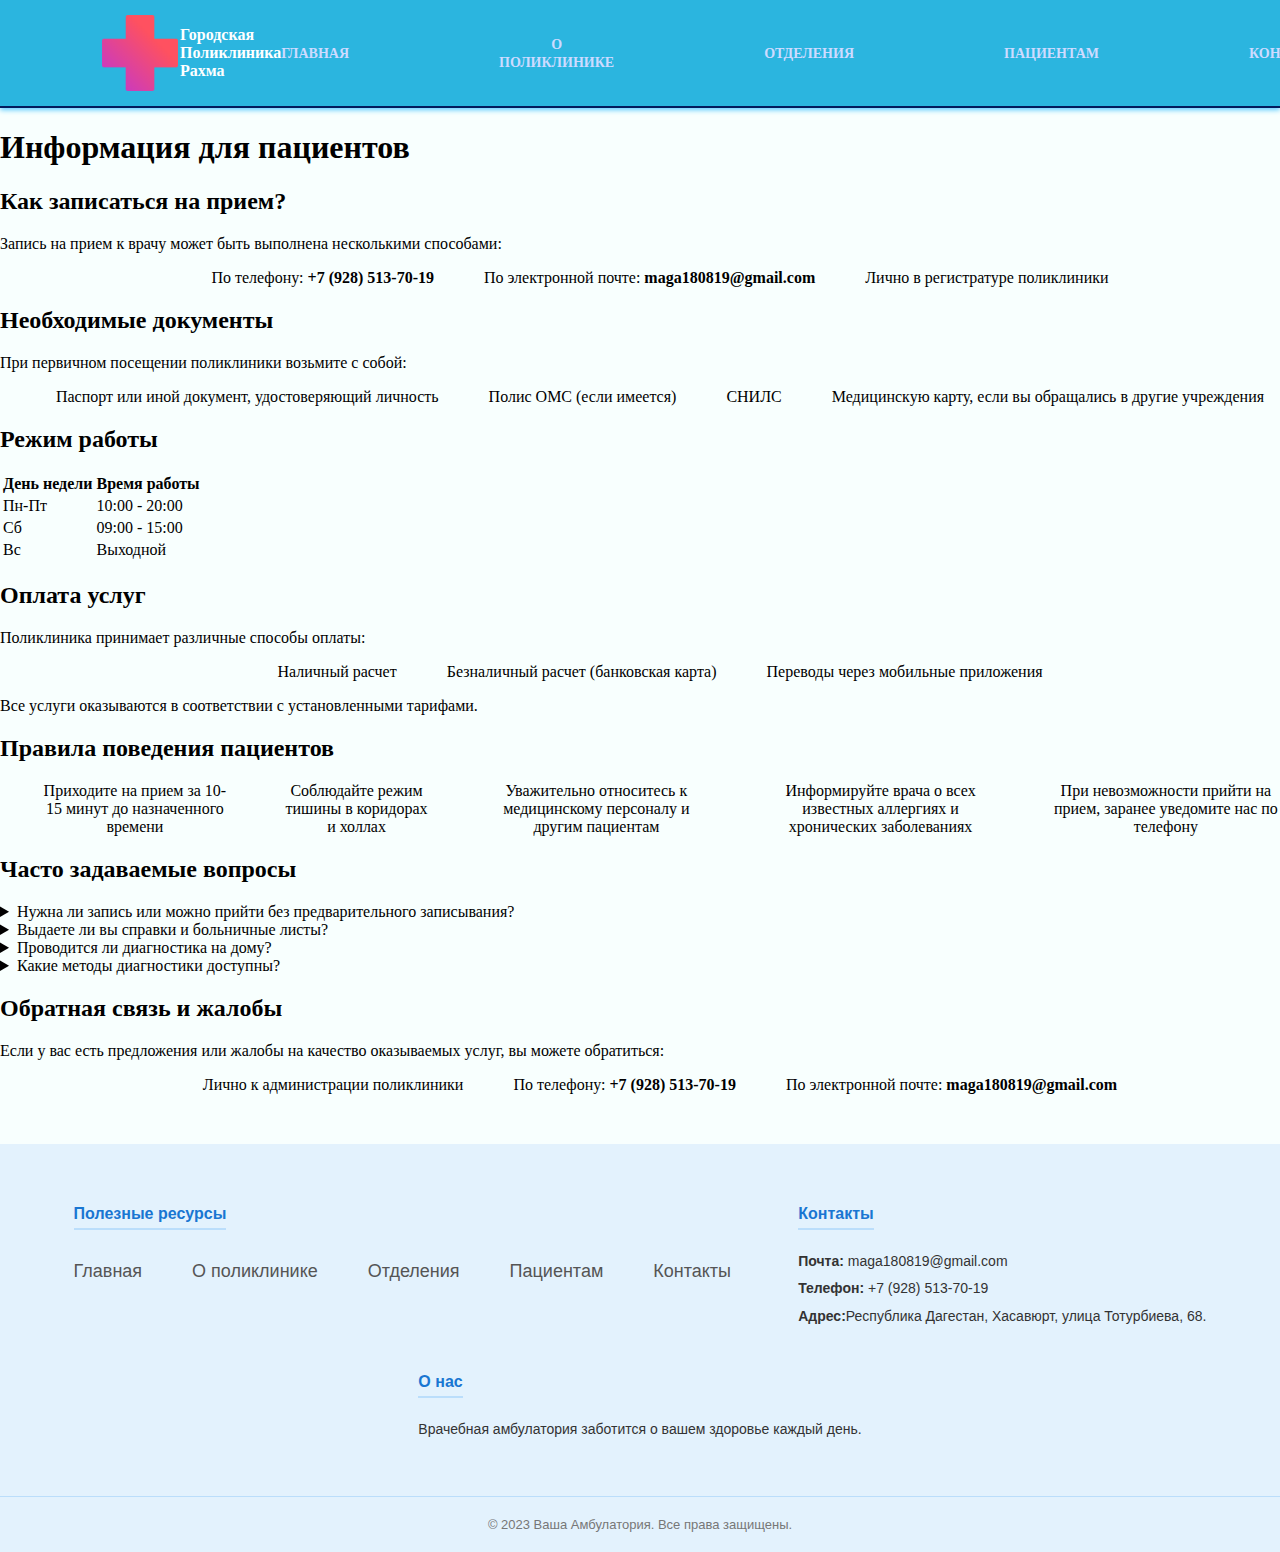
<file: patients.html>
<!DOCTYPE html>
<html lang="en">
<head>
    <meta charset="UTF-8">
    <meta name="viewport" content="width=device-width, initial-scale=1.0">
    <title>Пациентам</title>
    <link rel="stylesheet" href="style.css">
    <link rel="icon" href="image/medic-icon.png" type="image/png">
</head>
<body>
        <nav class="main-nav">
        <div class="logo">
            <img src="image/medic-icon.png" alt="Мед плюс" width="80px" height="80px"> 
        </div>
        <p class="nav-text">Городская Поликлиника Рахма</p>
        <ul class="nav-links">
            <li><a href="index.html">ГЛАВНАЯ</a></li>
            <li><a href="about-the-polyclinic.html">О ПОЛИКЛИНИКЕ</a></li>
            <li><a href="departments.html">ОТДЕЛЕНИЯ</a></li>
            <li><a href="patients.html">ПАЦИЕНТАМ</a></li>
            <li><a href="kontakt.html">КОНТАКТЫ</a></li>
        </ul>
    </nav>

        <main class="patients-content">
        <h1>Информация для пациентов</h1>
        
        <section class="info-block">
            <h2>Как записаться на прием?</h2>
            <p>Запись на прием к врачу может быть выполнена несколькими способами:</p>
            <ul>
                <li>По телефону: <strong>+7 (928) 513-70-19</strong></li>
                <li>По электронной почте: <strong>maga180819@gmail.com</strong></li>
                <li>Лично в регистратуре поликлиники</li>
            </ul>
        </section>

        <section class="info-block">
            <h2>Необходимые документы</h2>
            <p>При первичном посещении поликлиники возьмите с собой:</p>
            <ul>
                <li>Паспорт или иной документ, удостоверяющий личность</li>
                <li>Полис ОМС (если имеется)</li>
                <li>СНИЛС</li>
                <li>Медицинскую карту, если вы обращались в другие учреждения</li>
            </ul>
        </section>

        <section class="info-block">
            <h2>Режим работы</h2>
            <table class="patients-table">
                <tr>
                    <th>День недели</th>
                    <th>Время работы</th>
                </tr>
                <tr>
                    <td>Пн-Пт</td>
                    <td>10:00 - 20:00</td>
                </tr>
                <tr>
                    <td>Сб</td>
                    <td>09:00 - 15:00</td>
                </tr>
                <tr>
                    <td>Вс</td>
                    <td>Выходной</td>
                </tr>
            </table>
        </section>

        <section class="info-block">
            <h2>Оплата услуг</h2>
            <p>Поликлиника принимает различные способы оплаты:</p>
            <ul>
                <li>Наличный расчет</li>
                <li>Безналичный расчет (банковская карта)</li>
                <li>Переводы через мобильные приложения</li>
            </ul>
            <p>Все услуги оказываются в соответствии с установленными тарифами.</p>
        </section>

        <section class="info-block">
            <h2>Правила поведения пациентов</h2>
            <ul>
                <li>Приходите на прием за 10-15 минут до назначенного времени</li>
                <li>Соблюдайте режим тишины в коридорах и холлах</li>
                <li>Уважительно относитесь к медицинскому персоналу и другим пациентам</li>
                <li>Информируйте врача о всех известных аллергиях и хронических заболеваниях</li>
                <li>При невозможности прийти на прием, заранее уведомите нас по телефону</li>
            </ul>
        </section>

        <section class="info-block">
            <h2>Часто задаваемые вопросы</h2>
            <details>
                <summary>Нужна ли запись или можно прийти без предварительного записывания?</summary>
                <p>Рекомендуется предварительная запись. Это позволит вам избежать длительного ожидания и гарантирует время приема.</p>
            </details>
            <details>
                <summary>Выдаете ли вы справки и больничные листы?</summary>
                <p>Да, после осмотра врач может выдать необходимую справку или больничный лист в соответствии с вашим состоянием здоровья.</p>
            </details>
            <details>
                <summary>Проводится ли диагностика на дому?</summary>
                <p>Для получения информации о возможности выездного обслуживания, пожалуйста, свяжитесь с нами по телефону.</p>
            </details>
            <details>
                <summary>Какие методы диагностики доступны?</summary>
                <p>В нашей поликлинике доступны: УЗИ диагностика, лабораторные исследования, рентгенология и физиотерапия.</p>
            </details>
        </section>

        <section class="info-block">
            <h2>Обратная связь и жалобы</h2>
            <p>Если у вас есть предложения или жалобы на качество оказываемых услуг, вы можете обратиться:</p>
            <ul>
                <li>Лично к администрации поликлиники</li>
                <li>По телефону: <strong>+7 (928) 513-70-19</strong></li>
                <li>По электронной почте: <strong>maga180819@gmail.com</strong></li>
            </ul>
        </section>
    </main>
    <footer class="footer">
    <div class="footer-container">
       
        <div class="footer-section">
            <h4>Полезные ресурсы</h4>
            <ul>
                <li><a href="index.html">Главная</a></li>
                <li><a href="about-the-polyclinic.html">О поликлинике</a></li>
                <li><a href="departments.html">Отделения</a></li>
                <li><a href="patients.html">Пациентам</a></li>
                <li><a href="kontakt.html">Контакты</a></li>
            </ul>
        </div>

        
        <div class="footer-section">
            <h4>Контакты</h4>
            <p><strong>Почта:</strong> maga180819@gmail.com</p>
            <p><strong>Телефон:</strong> +7 (928) 513-70-19</p>
            <p><strong>Адрес:</strong>Республика Дагестан, Хасавюрт, улица Тотурбиева, 68.</p>
        </div>

        
        <div class="footer-section">
            <h4>О нас</h4>
            <p>Врачебная амбулатория заботится о вашем здоровье каждый день.</p>
        </div>
    </div>
    <div class="footer-bottom">
        &copy; 2023 Ваша Амбулатория. Все права защищены.
    </div>
</footer>

</body>
</html>
</file>
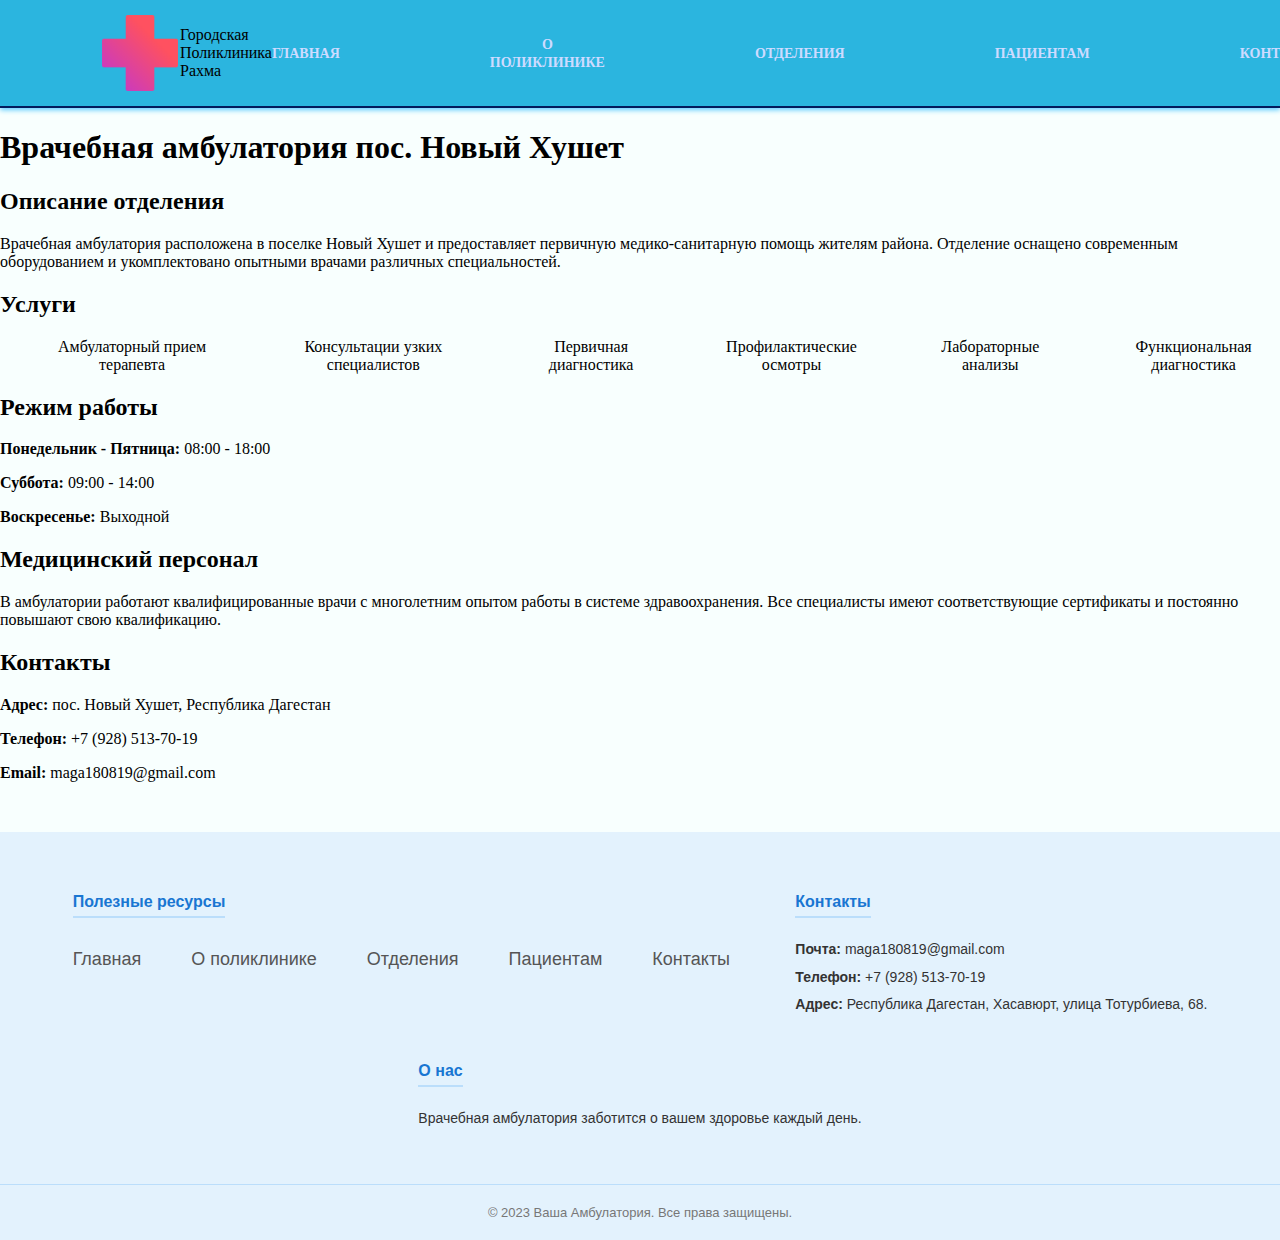
<file: departments/1.html>
<!DOCTYPE html>
<html lang="en">
<head>
    <meta charset="UTF-8">
    <meta name="viewport" content="width=device-width, initial-scale=1.0">
    <title>Врачебная амбулатория пос. Новый Хушет</title>
    <link rel="stylesheet" href="../style.css">
    <link rel="icon" href="../image/medic-icon.png" type="image/png">
</head>
<body>
    <nav class="main-nav">
        <div class="logo">
            <img src="../image/medic-icon.png" alt="Логотип" width="80px" height="80px"> 
        </div>
        <p>Городская Поликлиника Рахма</p>
        <ul class="nav-links">
            <li><a href="../index.html">ГЛАВНАЯ</a></li>
            <li><a href="../about-the-polyclinic.html">О ПОЛИКЛИНИКЕ</a></li>
            <li><a href="../departments.html">ОТДЕЛЕНИЯ</a></li>
            <li><a href="../patients.html">ПАЦИЕНТАМ</a></li>
            <li><a href="../kontakt.html">КОНТАКТЫ</a></li>
        </ul>
    </nav>

    <main class="department-content">
        <h1>Врачебная амбулатория пос. Новый Хушет</h1>
        
        <section class="dep-info">
            <h2>Описание отделения</h2>
            <p>Врачебная амбулатория расположена в поселке Новый Хушет и предоставляет первичную медико-санитарную помощь жителям района. Отделение оснащено современным оборудованием и укомплектовано опытными врачами различных специальностей.</p>
        </section>

        <section class="dep-info">
            <h2>Услуги</h2>
            <ul>
                <li>Амбулаторный прием терапевта</li>
                <li>Консультации узких специалистов</li>
                <li>Первичная диагностика</li>
                <li>Профилактические осмотры</li>
                <li>Лабораторные анализы</li>
                <li>Функциональная диагностика</li>
            </ul>
        </section>

        <section class="dep-info">
            <h2>Режим работы</h2>
            <p><strong>Понедельник - Пятница:</strong> 08:00 - 18:00</p>
            <p><strong>Суббота:</strong> 09:00 - 14:00</p>
            <p><strong>Воскресенье:</strong> Выходной</p>
        </section>

        <section class="dep-info">
            <h2>Медицинский персонал</h2>
            <p>В амбулатории работают квалифицированные врачи с многолетним опытом работы в системе здравоохранения. Все специалисты имеют соответствующие сертификаты и постоянно повышают свою квалификацию.</p>
        </section>

        <section class="dep-info">
            <h2>Контакты</h2>
            <p><strong>Адрес:</strong> пос. Новый Хушет, Республика Дагестан</p>
            <p><strong>Телефон:</strong> +7 (928) 513-70-19</p>
            <p><strong>Email:</strong> maga180819@gmail.com</p>
        </section>
    </main>

    <footer class="footer">
        <div class="footer-container">
            <div class="footer-section">
                <h4>Полезные ресурсы</h4>
                <ul>
                    <li><a href="../index.html">Главная</a></li>
                    <li><a href="../about-the-polyclinic.html">О поликлинике</a></li>
                    <li><a href="../departments.html">Отделения</a></li>
                    <li><a href="../patients.html">Пациентам</a></li>
                    <li><a href="../kontakt.html">Контакты</a></li>
                </ul>
            </div>
            <div class="footer-section">
                <h4>Контакты</h4>
                <p><strong>Почта:</strong> maga180819@gmail.com</p>
                <p><strong>Телефон:</strong> +7 (928) 513-70-19</p>
                <p><strong>Адрес:</strong> Республика Дагестан, Хасавюрт, улица Тотурбиева, 68.</p>
            </div>
            <div class="footer-section">
                <h4>О нас</h4>
                <p>Врачебная амбулатория заботится о вашем здоровье каждый день.</p>
            </div>
        </div>
        <div class="footer-bottom">
            &copy; 2023 Ваша Амбулатория. Все права защищены.
        </div>
    </footer>
</body>
</html>
</file>
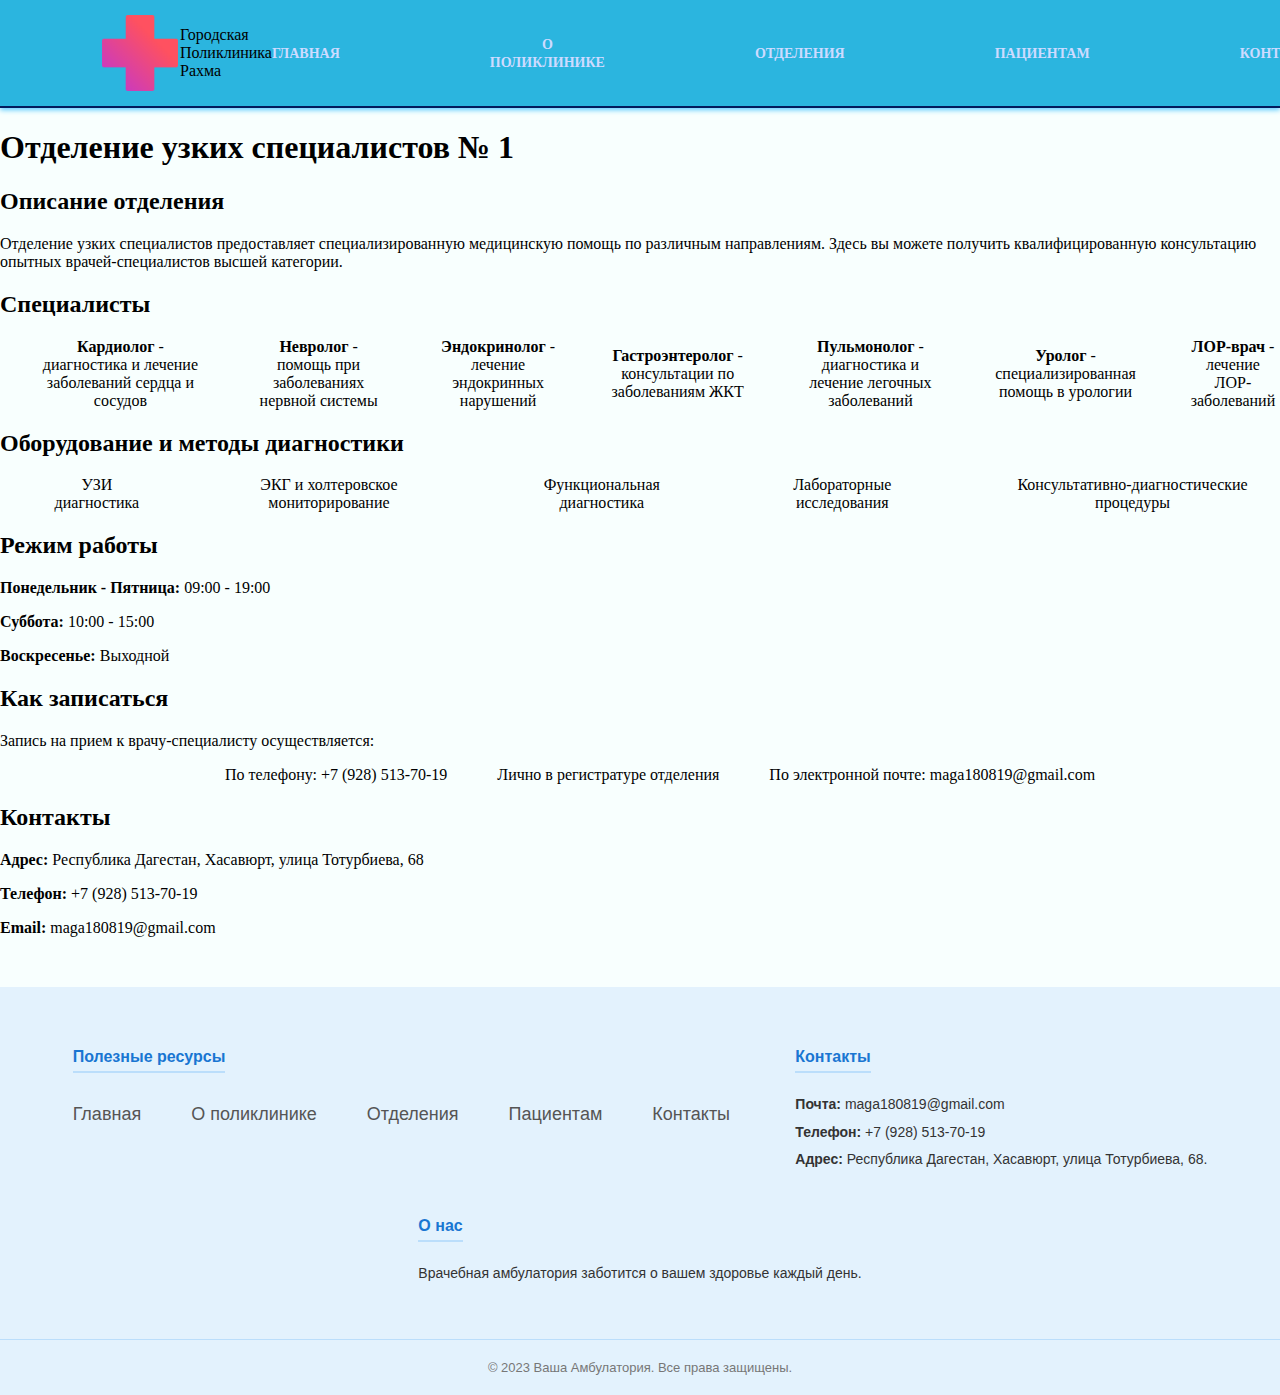
<file: departments/2.html>
<!DOCTYPE html>
<html lang="en">
<head>
    <meta charset="UTF-8">
    <meta name="viewport" content="width=device-width, initial-scale=1.0">
    <title>Отделение узких специалистов № 1</title>
    <link rel="stylesheet" href="../style.css">
    <link rel="icon" href="../image/medic-icon.png" type="image/png">
</head>
<body>
    <nav class="main-nav">
        <div class="logo">
            <img src="../image/medic-icon.png" alt="Логотип" width="80px" height="80px"> 
        </div>
        <p>Городская Поликлиника Рахма</p>
        <ul class="nav-links">
            <li><a href="../index.html">ГЛАВНАЯ</a></li>
            <li><a href="../about-the-polyclinic.html">О ПОЛИКЛИНИКЕ</a></li>
            <li><a href="../departments.html">ОТДЕЛЕНИЯ</a></li>
            <li><a href="../patients.html">ПАЦИЕНТАМ</a></li>
            <li><a href="../kontakt.html">КОНТАКТЫ</a></li>
        </ul>
    </nav>

    <main class="department-content">
        <h1>Отделение узких специалистов № 1</h1>
        
        <section class="dep-info">
            <h2>Описание отделения</h2>
            <p>Отделение узких специалистов предоставляет специализированную медицинскую помощь по различным направлениям. Здесь вы можете получить квалифицированную консультацию опытных врачей-специалистов высшей категории.</p>
        </section>

        <section class="dep-info">
            <h2>Специалисты</h2>
            <ul>
                <li><strong>Кардиолог</strong> - диагностика и лечение заболеваний сердца и сосудов</li>
                <li><strong>Невролог</strong> - помощь при заболеваниях нервной системы</li>
                <li><strong>Эндокринолог</strong> - лечение эндокринных нарушений</li>
                <li><strong>Гастроэнтеролог</strong> - консультации по заболеваниям ЖКТ</li>
                <li><strong>Пульмонолог</strong> - диагностика и лечение легочных заболеваний</li>
                <li><strong>Уролог</strong> - специализированная помощь в урологии</li>
                <li><strong>ЛОР-врач</strong> - лечение ЛОР-заболеваний</li>
            </ul>
        </section>

        <section class="dep-info">
            <h2>Оборудование и методы диагностики</h2>
            <ul>
                <li>УЗИ диагностика</li>
                <li>ЭКГ и холтеровское мониторирование</li>
                <li>Функциональная диагностика</li>
                <li>Лабораторные исследования</li>
                <li>Консультативно-диагностические процедуры</li>
            </ul>
        </section>

        <section class="dep-info">
            <h2>Режим работы</h2>
            <p><strong>Понедельник - Пятница:</strong> 09:00 - 19:00</p>
            <p><strong>Суббота:</strong> 10:00 - 15:00</p>
            <p><strong>Воскресенье:</strong> Выходной</p>
        </section>

        <section class="dep-info">
            <h2>Как записаться</h2>
            <p>Запись на прием к врачу-специалисту осуществляется:</p>
            <ul>
                <li>По телефону: +7 (928) 513-70-19</li>
                <li>Лично в регистратуре отделения</li>
                <li>По электронной почте: maga180819@gmail.com</li>
            </ul>
        </section>

        <section class="dep-info">
            <h2>Контакты</h2>
            <p><strong>Адрес:</strong> Республика Дагестан, Хасавюрт, улица Тотурбиева, 68</p>
            <p><strong>Телефон:</strong> +7 (928) 513-70-19</p>
            <p><strong>Email:</strong> maga180819@gmail.com</p>
        </section>
    </main>

    <footer class="footer">
        <div class="footer-container">
            <div class="footer-section">
                <h4>Полезные ресурсы</h4>
                <ul>
                    <li><a href="../index.html">Главная</a></li>
                    <li><a href="../about-the-polyclinic.html">О поликлинике</a></li>
                    <li><a href="../departments.html">Отделения</a></li>
                    <li><a href="../patients.html">Пациентам</a></li>
                    <li><a href="../kontakt.html">Контакты</a></li>
                </ul>
            </div>
            <div class="footer-section">
                <h4>Контакты</h4>
                <p><strong>Почта:</strong> maga180819@gmail.com</p>
                <p><strong>Телефон:</strong> +7 (928) 513-70-19</p>
                <p><strong>Адрес:</strong> Республика Дагестан, Хасавюрт, улица Тотурбиева, 68.</p>
            </div>
            <div class="footer-section">
                <h4>О нас</h4>
                <p>Врачебная амбулатория заботится о вашем здоровье каждый день.</p>
            </div>
        </div>
        <div class="footer-bottom">
            &copy; 2023 Ваша Амбулатория. Все права защищены.
        </div>
    </footer>
</body>
</html>
</file>
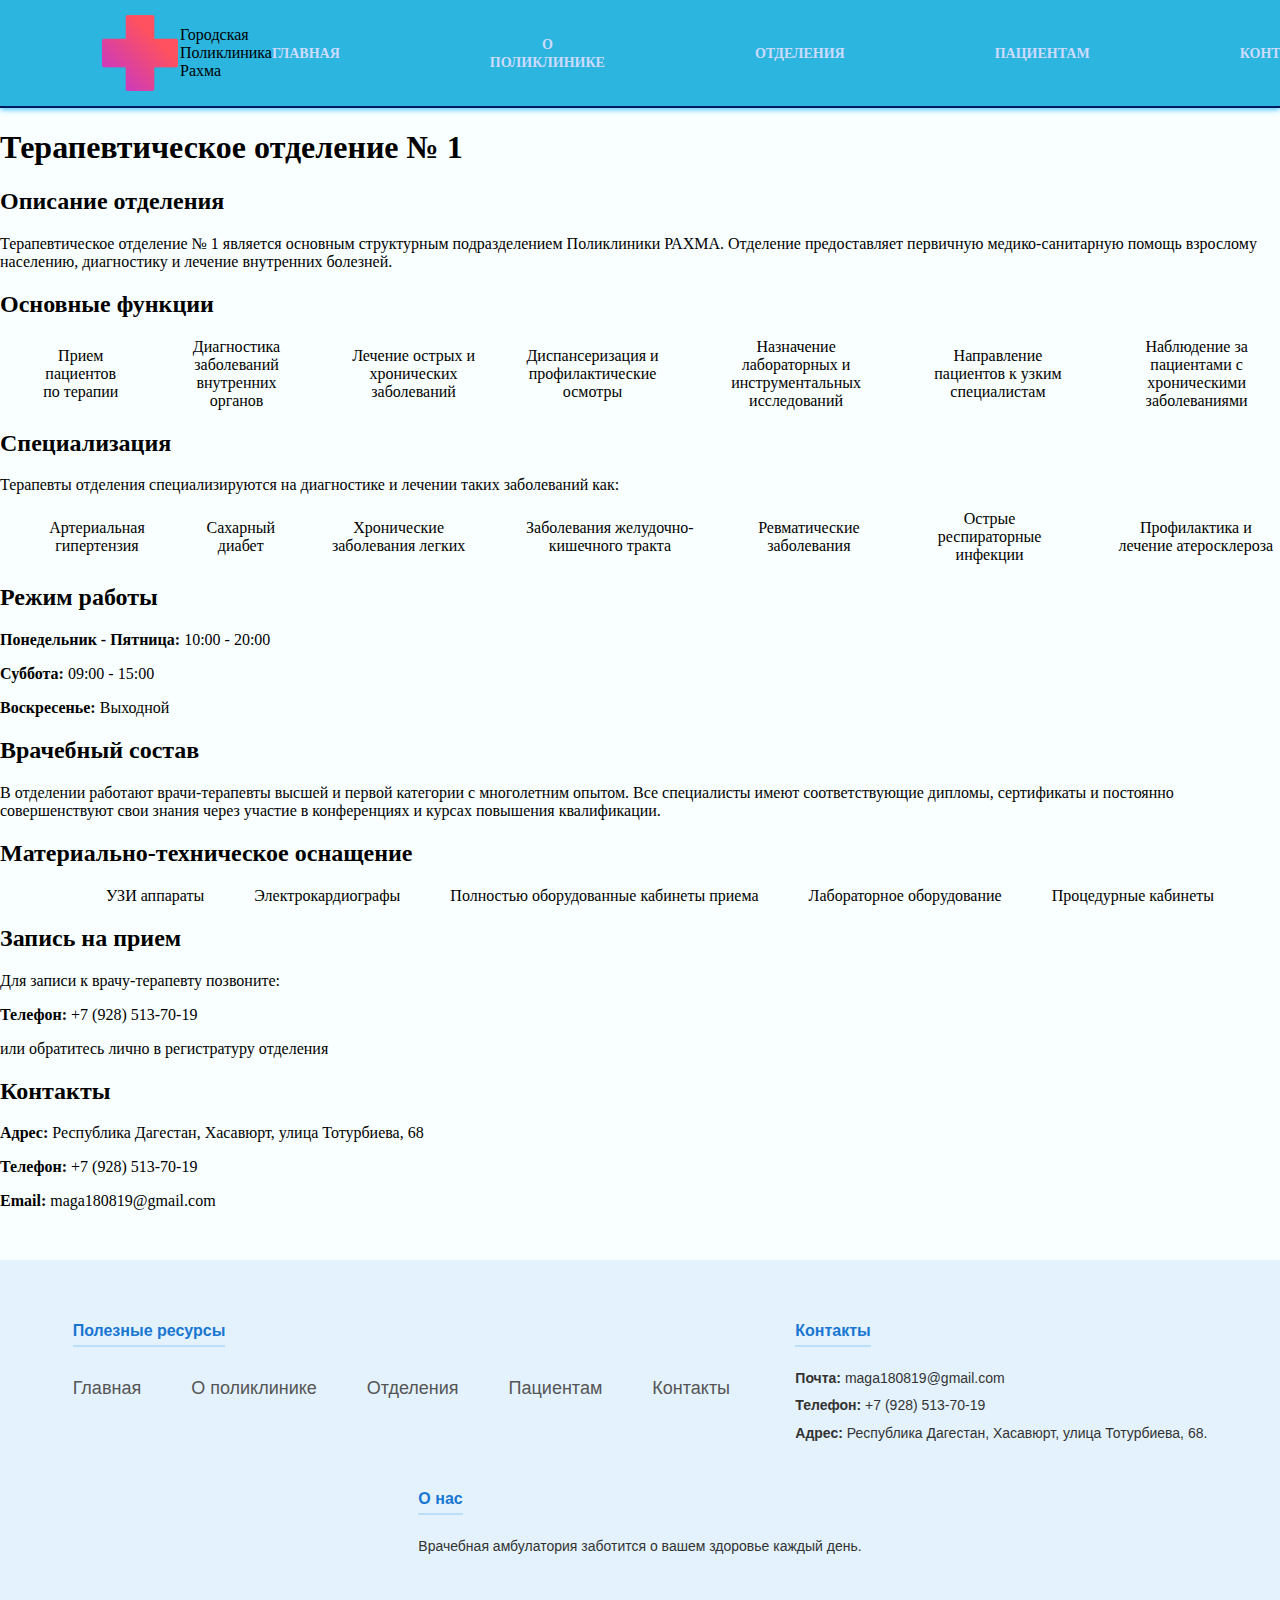
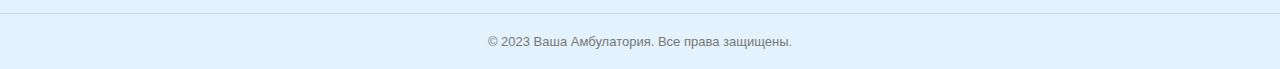
<file: departments/3.html>
<!DOCTYPE html>
<html lang="en">
<head>
    <meta charset="UTF-8">
    <meta name="viewport" content="width=device-width, initial-scale=1.0">
    <title>Терапевтическое отделение № 1</title>
    <link rel="stylesheet" href="../style.css">
    <link rel="icon" href="../image/medic-icon.png" type="image/png">
</head>
<body>
    <nav class="main-nav">
        <div class="logo">
            <img src="../image/medic-icon.png" alt="Логотип" width="80px" height="80px"> 
        </div>
        <p>Городская Поликлиника Рахма</p>
        <ul class="nav-links">
            <li><a href="../index.html">ГЛАВНАЯ</a></li>
            <li><a href="../about-the-polyclinic.html">О ПОЛИКЛИНИКЕ</a></li>
            <li><a href="../departments.html">ОТДЕЛЕНИЯ</a></li>
            <li><a href="../patients.html">ПАЦИЕНТАМ</a></li>
            <li><a href="../kontakt.html">КОНТАКТЫ</a></li>
        </ul>
    </nav>

    <main class="department-content">
        <h1>Терапевтическое отделение № 1</h1>
        
        <section class="dep-info">
            <h2>Описание отделения</h2>
            <p>Терапевтическое отделение № 1 является основным структурным подразделением Поликлиники РАХМА. Отделение предоставляет первичную медико-санитарную помощь взрослому населению, диагностику и лечение внутренних болезней.</p>
        </section>

        <section class="dep-info">
            <h2>Основные функции</h2>
            <ul>
                <li>Прием пациентов по терапии</li>
                <li>Диагностика заболеваний внутренних органов</li>
                <li>Лечение острых и хронических заболеваний</li>
                <li>Диспансеризация и профилактические осмотры</li>
                <li>Назначение лабораторных и инструментальных исследований</li>
                <li>Направление пациентов к узким специалистам</li>
                <li>Наблюдение за пациентами с хроническими заболеваниями</li>
            </ul>
        </section>

        <section class="dep-info">
            <h2>Специализация</h2>
            <p>Терапевты отделения специализируются на диагностике и лечении таких заболеваний как:</p>
            <ul>
                <li>Артериальная гипертензия</li>
                <li>Сахарный диабет</li>
                <li>Хронические заболевания легких</li>
                <li>Заболевания желудочно-кишечного тракта</li>
                <li>Ревматические заболевания</li>
                <li>Острые респираторные инфекции</li>
                <li>Профилактика и лечение атеросклероза</li>
            </ul>
        </section>

        <section class="dep-info">
            <h2>Режим работы</h2>
            <p><strong>Понедельник - Пятница:</strong> 10:00 - 20:00</p>
            <p><strong>Суббота:</strong> 09:00 - 15:00</p>
            <p><strong>Воскресенье:</strong> Выходной</p>
        </section>

        <section class="dep-info">
            <h2>Врачебный состав</h2>
            <p>В отделении работают врачи-терапевты высшей и первой категории с многолетним опытом. Все специалисты имеют соответствующие дипломы, сертификаты и постоянно совершенствуют свои знания через участие в конференциях и курсах повышения квалификации.</p>
        </section>

        <section class="dep-info">
            <h2>Материально-техническое оснащение</h2>
            <ul>
                <li>УЗИ аппараты</li>
                <li>Электрокардиографы</li>
                <li>Полностью оборудованные кабинеты приема</li>
                <li>Лабораторное оборудование</li>
                <li>Процедурные кабинеты</li>
            </ul>
        </section>

        <section class="dep-info">
            <h2>Запись на прием</h2>
            <p>Для записи к врачу-терапевту позвоните:</p>
            <p><strong>Телефон:</strong> +7 (928) 513-70-19</p>
            <p>или обратитесь лично в регистратуру отделения</p>
        </section>

        <section class="dep-info">
            <h2>Контакты</h2>
            <p><strong>Адрес:</strong> Республика Дагестан, Хасавюрт, улица Тотурбиева, 68</p>
            <p><strong>Телефон:</strong> +7 (928) 513-70-19</p>
            <p><strong>Email:</strong> maga180819@gmail.com</p>
        </section>
    </main>

    <footer class="footer">
        <div class="footer-container">
            <div class="footer-section">
                <h4>Полезные ресурсы</h4>
                <ul>
                    <li><a href="../index.html">Главная</a></li>
                    <li><a href="../about-the-polyclinic.html">О поликлинике</a></li>
                    <li><a href="../departments.html">Отделения</a></li>
                    <li><a href="../patients.html">Пациентам</a></li>
                    <li><a href="../kontakt.html">Контакты</a></li>
                </ul>
            </div>
            <div class="footer-section">
                <h4>Контакты</h4>
                <p><strong>Почта:</strong> maga180819@gmail.com</p>
                <p><strong>Телефон:</strong> +7 (928) 513-70-19</p>
                <p><strong>Адрес:</strong> Республика Дагестан, Хасавюрт, улица Тотурбиева, 68.</p>
            </div>
            <div class="footer-section">
                <h4>О нас</h4>
                <p>Врачебная амбулатория заботится о вашем здоровье каждый день.</p>
            </div>
        </div>
        <div class="footer-bottom">
            &copy; 2023 Ваша Амбулатория. Все права защищены.
        </div>
    </footer>
</body>
</html>
</file>
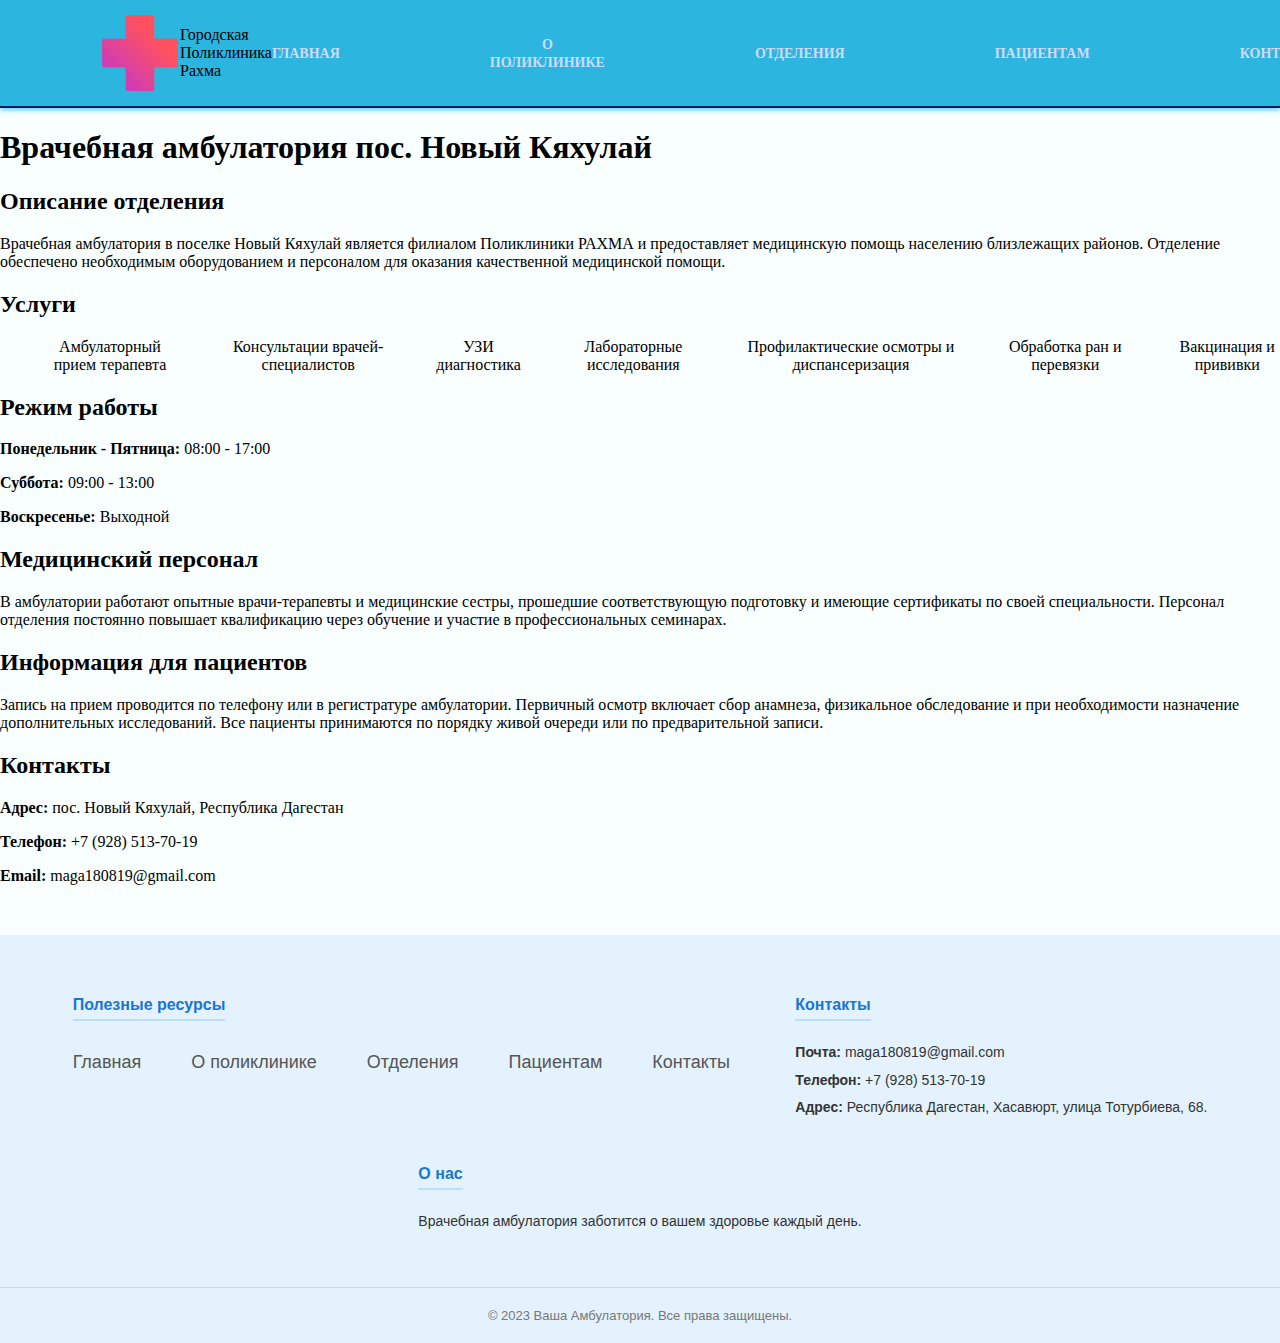
<file: departments/4.html>
<!DOCTYPE html>
<html lang="en">
<head>
    <meta charset="UTF-8">
    <meta name="viewport" content="width=device-width, initial-scale=1.0">
    <title>Врачебная амбулатория пос. Новый Кяхулай</title>
    <link rel="stylesheet" href="../style.css">
    <link rel="icon" href="../image/medic-icon.png" type="image/png">
</head>
<body>
    <nav class="main-nav">
        <div class="logo">
            <img src="../image/medic-icon.png" alt="Логотип" width="80px" height="80px"> 
        </div>
        <p>Городская Поликлиника Рахма</p>
        <ul class="nav-links">
            <li><a href="../index.html">ГЛАВНАЯ</a></li>
            <li><a href="../about-the-polyclinic.html">О ПОЛИКЛИНИКЕ</a></li>
            <li><a href="../departments.html">ОТДЕЛЕНИЯ</a></li>
            <li><a href="../patients.html">ПАЦИЕНТАМ</a></li>
            <li><a href="../kontakt.html">КОНТАКТЫ</a></li>
        </ul>
    </nav>

    <main class="department-content">
        <h1>Врачебная амбулатория пос. Новый Кяхулай</h1>
        
        <section class="dep-info">
            <h2>Описание отделения</h2>
            <p>Врачебная амбулатория в поселке Новый Кяхулай является филиалом Поликлиники РАХМА и предоставляет медицинскую помощь населению близлежащих районов. Отделение обеспечено необходимым оборудованием и персоналом для оказания качественной медицинской помощи.</p>
        </section>

        <section class="dep-info">
            <h2>Услуги</h2>
            <ul>
                <li>Амбулаторный прием терапевта</li>
                <li>Консультации врачей-специалистов</li>
                <li>УЗИ диагностика</li>
                <li>Лабораторные исследования</li>
                <li>Профилактические осмотры и диспансеризация</li>
                <li>Обработка ран и перевязки</li>
                <li>Вакцинация и прививки</li>
            </ul>
        </section>

        <section class="dep-info">
            <h2>Режим работы</h2>
            <p><strong>Понедельник - Пятница:</strong> 08:00 - 17:00</p>
            <p><strong>Суббота:</strong> 09:00 - 13:00</p>
            <p><strong>Воскресенье:</strong> Выходной</p>
        </section>

        <section class="dep-info">
            <h2>Медицинский персонал</h2>
            <p>В амбулатории работают опытные врачи-терапевты и медицинские сестры, прошедшие соответствующую подготовку и имеющие сертификаты по своей специальности. Персонал отделения постоянно повышает квалификацию через обучение и участие в профессиональных семинарах.</p>
        </section>

        <section class="dep-info">
            <h2>Информация для пациентов</h2>
            <p>Запись на прием проводится по телефону или в регистратуре амбулатории. Первичный осмотр включает сбор анамнеза, физикальное обследование и при необходимости назначение дополнительных исследований. Все пациенты принимаются по порядку живой очереди или по предварительной записи.</p>
        </section>

        <section class="dep-info">
            <h2>Контакты</h2>
            <p><strong>Адрес:</strong> пос. Новый Кяхулай, Республика Дагестан</p>
            <p><strong>Телефон:</strong> +7 (928) 513-70-19</p>
            <p><strong>Email:</strong> maga180819@gmail.com</p>
        </section>
    </main>

    <footer class="footer">
        <div class="footer-container">
            <div class="footer-section">
                <h4>Полезные ресурсы</h4>
                <ul>
                    <li><a href="../index.html">Главная</a></li>
                    <li><a href="../about-the-polyclinic.html">О поликлинике</a></li>
                    <li><a href="../departments.html">Отделения</a></li>
                    <li><a href="../patients.html">Пациентам</a></li>
                    <li><a href="../kontakt.html">Контакты</a></li>
                </ul>
            </div>
            <div class="footer-section">
                <h4>Контакты</h4>
                <p><strong>Почта:</strong> maga180819@gmail.com</p>
                <p><strong>Телефон:</strong> +7 (928) 513-70-19</p>
                <p><strong>Адрес:</strong> Республика Дагестан, Хасавюрт, улица Тотурбиева, 68.</p>
            </div>
            <div class="footer-section">
                <h4>О нас</h4>
                <p>Врачебная амбулатория заботится о вашем здоровье каждый день.</p>
            </div>
        </div>
        <div class="footer-bottom">
            &copy; 2023 Ваша Амбулатория. Все права защищены.
        </div>
    </footer>
</body>
</html>
</file>
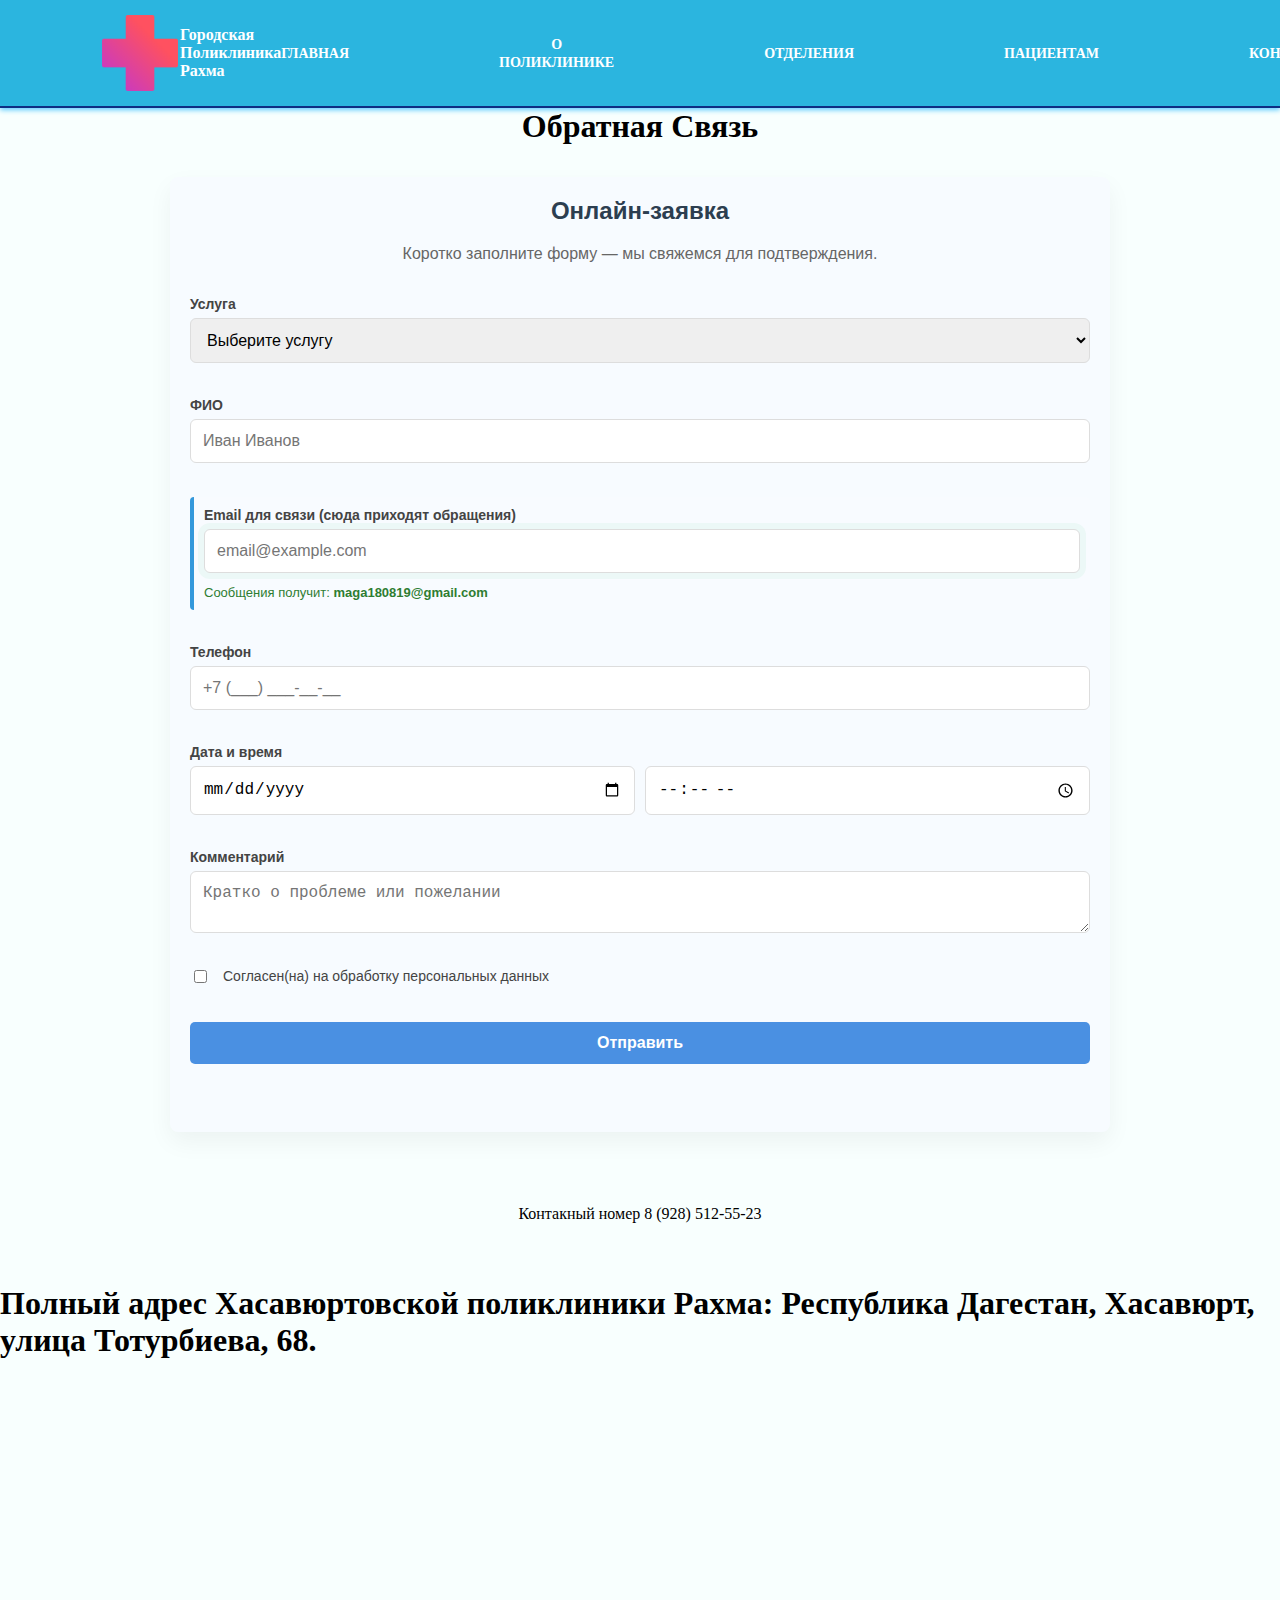
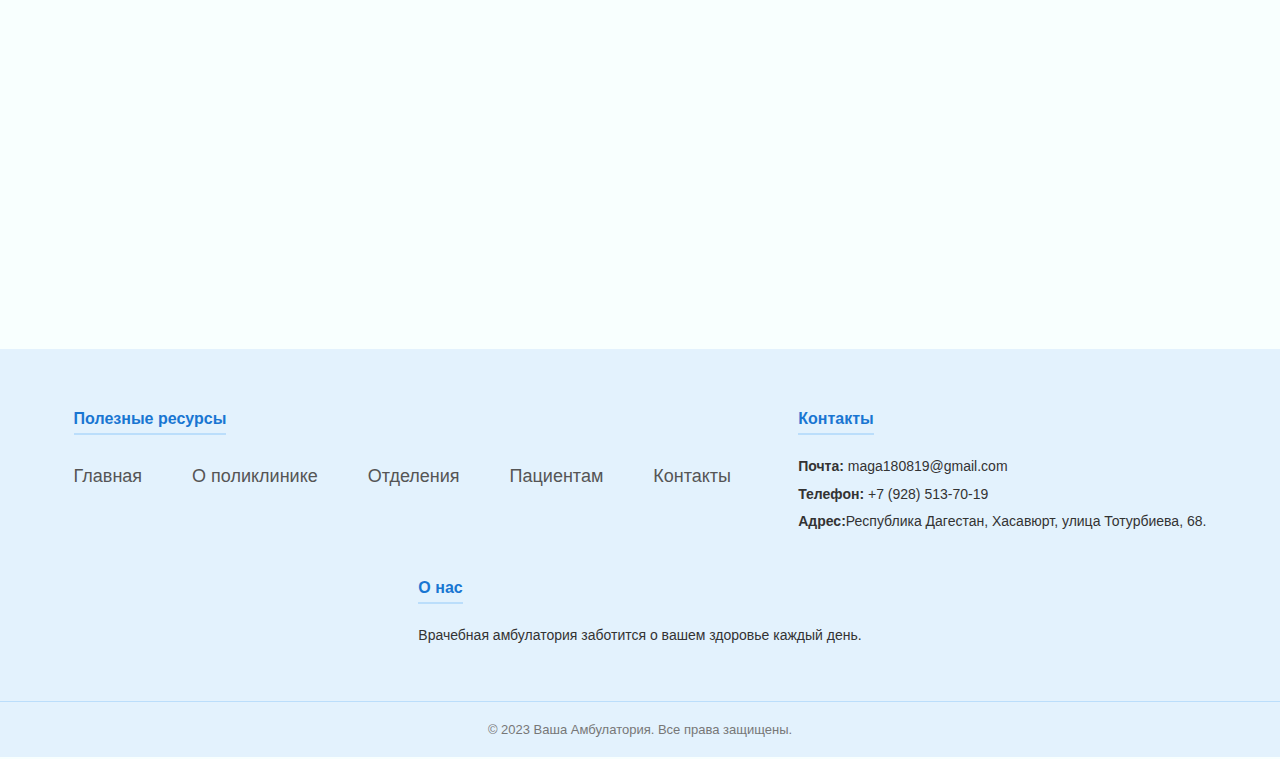
<file: src/kontakt.html>
<!DOCTYPE html>
<html lang="en">
<head>
    <meta charset="UTF-8">
    <meta name="viewport" content="width=device-width, initial-scale=1.0">
    <title>Контакты</title>
    <link rel="stylesheet" href="style.css">
    <link rel="icon" href="image/medic-icon.png" type="image/png">
</head>
<body>
        <nav class="main-nav">
        <div class="logo">
            <img src="image/medic-icon.png" alt="Мед плюс" width="80px" height="80px"> 
        </div>
        <p class="nav-text">Городская Поликлиника Рахма</p>
        <ul class="nav-links">
            <li><a href="index.html">ГЛАВНАЯ</a></li>
            <li><a href="about-the-polyclinic.html">О ПОЛИКЛИНИКЕ</a></li>
            <li><a href="departments.html">ОТДЕЛЕНИЯ</a></li>
            <li><a href="patients.html">ПАЦИЕНТАМ</a></li>
            <li><a href="kontakt.html">КОНТАКТЫ</a></li>
        </ul>
    </nav>
    <h1 class="bl">Обратная Связь</h1>

    <section id="online-requests" class="online-requests">
  <h2>Онлайн‑заявка</h2>
  <p>Коротко заполните форму — мы свяжемся для подтверждения.</p>

   <form id="request-form" method="POST" action="https://formspree.io/f/mwvbwjka" novalidate>
    <input type="hidden" name="_subject" value="Онлайн‑заявка">

    <label>Услуга
      <select name="service" required>
        <option value="">Выберите услугу</option>
        <option>Консультация терапевта</option>
        <option>Консультация специалиста</option>
        <option>УЗИ</option>
        <option>Лабораторные исследования</option>
        <option>Вызов на дом</option>
      </select>
    </label>

    <label>ФИО
      <input name="name" type="text" required placeholder="Иван Иванов">
    </label>

    <label class="highlight-email">Email для связи (сюда приходят обращения)
      <input name="email" type="email" required placeholder="email@example.com">
      <small class="email-note">Сообщения получит: <strong>maga180819@gmail.com</strong></small>
    </label>

    <label>Телефон
      <input name="phone" type="tel" required placeholder="+7 (___) ___-__-__">
    </label>

    <label>Дата и время
      <div class="datetime-row">
        <input name="date" type="date" required>
        <input name="time" type="time">
      </div>
    </label>

    <label>Комментарий
      <textarea name="message" rows="2" placeholder="Кратко о проблеме или пожелании"></textarea>
    </label>

    <label class="consent">
      <input name="consent" type="checkbox" required> Согласен(на) на обработку персональных данных
    </label>

    <button type="submit" class="contact-button">Отправить</button>
    <div id="request-feedback" class="request-feedback" role="status" aria-live="polite"></div>
  </form>
</section>

  <script class="formspree">
(function(){
  const form = document.getElementById('request-form');
  const feedback = document.getElementById('request-feedback');
  form.addEventListener('submit', async (e) => {
    e.preventDefault();
    feedback.textContent = 'Отправка...';
    const data = new FormData(form);
    try {
      const res = await fetch(form.action, { method: 'POST', body: data, headers: { 'Accept': 'application/json' } });
      if (res.ok) { feedback.textContent = 'Заявка отправлена. Мы свяжемся с вами.'; form.reset(); }
      else { const err = await res.json(); feedback.textContent = err?.error || 'Ошибка отправки. Попробуйте позже.'; }
    } catch { feedback.textContent = 'Ошибка сети. Попробуйте снова.'; }
  });
})();
</script>

    <p class="kontacts">Контакный номер 8 (928) 512-55-23</p>
    <h1 class="adress">Полный адрес Хасавюртовской поликлиники Рахма: Республика Дагестан, Хасавюрт, улица Тотурбиева, 68.</h1>
    <div class="maps" >
        
        <iframe 
        src="https://www.google.com/maps/embed?pb=!1m12!1m8!1m3!1d2905.897021297788!2d46.5813446!3d43.25358!3m2!1i1024!2i768!4f13.1!2m1!1z0YXQsNGB0LDQstGO0YDRgtC-0LLRgdC60LDRjyDRgNCw0LnQvtC90L3QsNGPINC_0L7Qu9C40LrQu9C40L3QuNC60LA!5e0!3m2!1sru!2sru!4v1769407813334!5m2!1sru!2sru"
        
        style="border:0;"
        allowfullscreen=""
        loading="lazy"
        referrerpolicy="no-referrer-when-downgrade">
        </iframe>
    </div>

  <footer class="footer">
    <div class="footer-container">
        
        <div class="footer-section">
            <h4>Полезные ресурсы</h4>
            <ul>
                <li><a href="index.html">Главная</a></li>
                <li><a href="about-the-polyclinic.html">О поликлинике</a></li>
                <li><a href="departments.html">Отделения</a></li>
                <li><a href="patients.html">Пациентам</a></li>
                <li><a href="kontakt.html">Контакты</a></li>
            </ul>
        </div>

        <div class="footer-section">
            <h4>Контакты</h4>
            <p><strong>Почта:</strong> maga180819@gmail.com</p>
            <p><strong>Телефон:</strong> +7 (928) 513-70-19</p>
            <p><strong>Адрес:</strong>Республика Дагестан, Хасавюрт, улица Тотурбиева, 68.</p>
        </div>

        <div class="footer-section">
            <h4>О нас</h4>
            <p>Врачебная амбулатория заботится о вашем здоровье каждый день.</p>
        </div>
    </div>
    <div class="footer-bottom">
        &copy; 2023 Ваша Амбулатория. Все права защищены.
    </div>
</footer>

</body>
</html>
</file>
<file: style.css>
body {
    margin: 0;
    background-color: #f8fffe;
    width: 100%;
    min-height: 100vh;
}


.kontacts {
    display: flex;
    justify-content: center;
    align-items: center; 
    text-align: center; 
    height: 100px;
}

nav {
    border-bottom: 2px solid #031a5c;
    padding-bottom: 10px;
    background-color: #4d83d3;
}

.logo{
    display:flex;
    align-items:center;
    gap:12px
}
.logo img{
    width:80px;
    height:80px;
    display:block
}
.site-title,.nav-text{
    color:#fff;
    font-weight:700
}

ul {
    display: flex;
    list-style: none;
    text-align: center;
    align-items: center;
    justify-content: center;
    gap: 50px;
}

a {
    color: rgb(206, 219, 255);
    text-decoration: none;
    font-size: 18px;
}
.maps {
    width: 100%;
    display: flex;
    justify-content: center;
    margin: 40px 0; 
}

.maps iframe {
    width: 100%;
    height: 500px;
    border: 0;
    border-radius: 0;
    box-shadow: none;
}

.main-nav {
    display: flex;            
    justify-content: space-between; 
    align-items: center;      
    padding: 10px 100px;      
    background-color: rgb(43, 181, 223);  
    box-shadow: 0 2px 5px rgb(93, 204, 255); 
}

.nav-text {
    color: white;
}

.nav-links {
    display: flex;
    list-style: none;
    gap: 150px;
    margin: 0;
    padding: 0;
}

.nav-links a {
    text-decoration: none;
    font-weight: 600;
    font-size: 14px;
    transition: 0.3s;
}

.nav-links a:hover {
    color: #54d2f8;
}

.glav {
    color: #0066ff;
}

.table td {
    border: 1px dashed white;
}

.table {
    display: table;
    margin: auto;
    margin-top: 5px;
    border: 2px dashed rgb(8, 80, 175);
    width: 200px;
    

}


caption {
    font-weight: bold;
    margin-bottom: 10px;
    color: rgb(57, 192, 255);
}

.carousel-container {
    width: 100%;
    overflow: hidden; 
    white-space: nowrap; 
    background-color: #e3f2fd; 
    padding: 10px 0;
    box-shadow: 0 2px 5px rgba(0,0,0,0.05);
}

.doctor-list {
    display: inline-block;
    width: auto;
    height: auto;
    
    animation: scroll-doctors 30s linear infinite; 
}

.doctor-card {
    display: inline-block;
    width: 150px; 
    margin: 0 10px;
    text-align: center;
    vertical-align: top;
    padding: 10px;
    background-color: white;
    border-radius: 8px;
    box-shadow: 0 2px 5px rgba(0,0,0,0.1);
}


.doctor-card img {
    width: 100%;
    height: 250px;
    object-fit: cover;
    border-radius: 8px;
    display: block;
}


@keyframes scroll-doctors {
    0% { transform: translateX(0); }
    100% { transform: translateX(-50%); } 
}


.carousel-container:hover .doctor-list {
    animation-play-state: paused;
}
.hal {
  position: relative; 
  width: 100%;
  height: 500px; 
  overflow: hidden;
}

.hal img {
    width: 100%;
    height: 100%;
    object-fit: cover; 
}

.overlay-text {
  position: absolute;
  top: 50%;           
  left: 50px;         
  transform: translateY(-50%); 
  color: white;       
  font-size: 20px;    
  max-width: 600px;   
  text-align: left;
  background: rgba(0, 74, 117, 0.4);
  padding: 20px;
  border-radius: 10px;
}


.overlay-text p {
    margin-bottom: 10px;
    line-height: 1.5;
}


.contact-form {
  max-width: 450px;
  padding: 20px;
  border: 1px solid #e0e0e0;
  border-radius: 8px;
  font-family: 'Segoe UI', Tahoma, Geneva, Verdana, sans-serif;
}


.contact-field {
  margin-bottom: 15px;
}


.contact-label {
  display: block;
  margin-bottom: 5px;
  font-weight: 600;
  color: #333;
}


.contact-input,
.contact-textarea {
  width: 100%;
  padding: 10px;
  border: 1.5px solid #ddd;
  border-radius: 5px;
  box-sizing: border-box;
  transition: border-color 0.3s;
}

.contact-input:focus, 
.contact-textarea:focus {
  outline: none;
  border-color: #4A90E2;
}


.contact-textarea {
  resize: vertical;
  min-height: 100px;
}


.contact-button {
  width: 100%;
  padding: 12px;
  background-color: #4A90E2;
  color: white;
  border: none;
  border-radius: 5px;
  cursor: pointer;
  font-size: 16px;
  font-weight: bold;
}

.contact-button:hover {
  background-color: #357ABD;
}

.med-person {
    padding-top: 50px;
}

.O-nas {
    padding-top: 50px;
}

.grap {
    padding-top: 50px;
    display: inline-block;
    flex-direction: column; 
    margin-bottom: 5px;
}

.ccd {
    display: flex;
    gap: 20px;
    justify-content: center;
    align-items: flex-end;
}

.item {
    text-align: center;
    width: 340px;
}

.item p {
    margin-bottom: 10px;
    font-family: sans-serif;
    font-weight: bold;
}

.item img {
    width: 340px;
    height: 266px;
    object-fit: cover;
    display: block;
}
.medical-info {
    max-width: 600px;
    margin-left: 20px;
    text-align: left;
    font-family: Arial, sans-serif;
}

.info-section {
    margin-bottom: 20px;
}

.info-section h3 {
    color: #2c3e50;
    margin-bottom: 5px;
    font-size: 1.1rem;
    border-left: 4px solid #3498db;
    padding-left: 10px;
}

.info-section p {
    color: #555;
    line-height: 1.5;
    margin: 0;
    padding-left: 14px;
}

.footer {
    background-color: #e3f2fd;
    color: #333;
    padding: 40px 0 20px 0;
    font-family: sans-serif;
    margin-top: 50px;
}

.footer-container {
    display: flex;
    justify-content: space-around;
    flex-wrap: wrap;
    max-width: 1200px;
    margin: 0 auto;
    padding: 0 20px;
}

.footer-section {
    margin-bottom: 20px;
    min-width: 250px;
}

.footer-section h4 {
    color: #1976d2;
    margin-bottom: 15px;
    border-bottom: 2px solid #bbdefb;
    display: inline-block;
    padding-bottom: 5px;
}

.footer-section ul {
    list-style: none;
    padding: 0;
}

.footer-section ul li {
    margin-bottom: 8px;
}

.footer-section a {
    text-decoration: none;
    color: #555;
    transition: color 0.3s;
}

.footer-section a:hover {
    color: #1976d2;
}

.footer-section p {
    font-size: 14px;
    line-height: 1.6;
    margin: 5px 0;
}

.footer-bottom {
    text-align: center;
    margin-top: 30px;
    padding-top: 20px;
    border-top: 1px solid #bbdefb;
    font-size: 13px;
    color: #777;
}

.dep1 {
    margin-left:  400px;
    text-indent: 20px;
    gap: 10px;
    
}

.dep2 {

    margin-left: 850px;
    padding-bottom: 300px;
    gap: 10px;
    margin-top: -40px;
    text-indent: 20px;
}

.dep1 ul, .dep2 ul {
    list-style: none !important;
    list-style-type: none !important;
    padding: 0;
}


.dep1 li, .dep1 li a,
.dep2 li, .dep2 li a {
    color: black !important;
    text-decoration: none;
}

.online-requests{padding:20px;background:#f7fbff;border-radius:8px;max-width:900px;margin:32px auto}
.online-requests label{display:block;margin:8px 0;font-weight:600}
.online-requests input,.online-requests select,.online-requests textarea{width:100%;padding:8px;border:1px solid #ddd;border-radius:6px}
.highlight-email input{border:2px solid #2ecc71;box-shadow:0 0 0 6px rgba(46,204,113,0.06)}
.email-note{display:block;color:#2e7d32;font-size:13px;margin-top:6px}
</file>
<file: src/style.css>
body {
    margin: 0;
    background-color: #f8fffe;
    width: 100%;
    min-height: 100vh;
}


.kontacts {
    display: flex;
    justify-content: center;
    align-items: center; 
    text-align: center; 
    height: 100px;
}

nav {
    border-bottom: 2px solid #0e2d83;
    padding-bottom: 10px;
    background-color: #4d83d3;
}

.logo{
    display:flex;
    align-items:center;
    gap:12px
}
.logo img{
    width:80px;
    height:80px;
    display:block
}
.site-title,.nav-text{
    color:#ffffff;
    font-weight:700
}

ul {
    display: flex;
    list-style: none;
    text-align: center;
    align-items: center;
    justify-content: center;
    gap: 50px;
}

a {
    color: rgb(255, 255, 255);
    text-decoration: none;
    font-size: 18px;
}
.maps {
    width: 100%;
    display: flex;
    justify-content: center;
    margin: 40px 0; 
}

.maps iframe {
    width: 100%;
    height: 500px;
    border: 0;
    border-radius: 0;
    box-shadow: none;
}

.main-nav {
    display: flex;            
    justify-content: space-between; 
    align-items: center;      
    padding: 10px 100px;      
    background-color: rgb(43, 181, 223);  
    box-shadow: 0 2px 5px rgb(93, 204, 255); 
}

.nav-text {
    color: white;
}

.nav-links {
    display: flex;
    list-style: none;
    gap: 150px;
    margin: 0;
    padding: 0;
}

.bl {
    text-align: center !important; /* Форсирует центровку текста */
    display: block;
    margin: 0 auto;
}

.online-requests {
  max-width: 600px;
  margin: 40px auto;
  padding: 30px;
  background: #ffffff;
  border-radius: 12px;
  box-shadow: 0 10px 25px rgba(0, 0, 0, 0.05);
  font-family: sans-serif;
  color: #333;
}

.online-requests h2 {
  margin-top: 0;
  color: #2c3e50;
  text-align: center;
}

.online-requests p {
  text-align: center;
  color: #666;
  margin-bottom: 25px;
}

/* Стилизация формы и меток */
#request-form {
  display: flex;
  flex-direction: column;
  gap: 18px;
}

#request-form label {
  display: flex;
  flex-direction: column;
  gap: 6px;
  font-weight: 600;
  font-size: 14px;
  color: #444;
}

/* Общие стили для полей ввода */
#request-form input[type="text"],
#request-form input[type="email"],
#request-form input[type="tel"],
#request-form input[type="date"],
#request-form input[type="time"],
#request-form select,
#request-form textarea {
  padding: 12px;
  border: 1px solid #ddd;
  border-radius: 6px;
  font-size: 16px;
  transition: border-color 0.3s ease, box-shadow 0.3s ease;
  width: 100%;
  box-sizing: border-box;
}

#request-form input:focus,
#request-form select:focus,
#request-form textarea:focus {
  outline: none;
  border-color: #3498db;
  box-shadow: 0 0 0 3px rgba(52, 152, 219, 0.1);
}

/* Группировка даты и времени */
.datetime-row {
  display: flex;
  gap: 10px;
}

/* Особое выделение блока с email */
.highlight-email {
  background: #f8fbff;
  padding: 10px;
  border-left: 4px solid #3498db;
  border-radius: 4px;
}

.email-note {
  font-weight: normal;
  color: #777;
  margin-top: 4px;
  font-size: 12px;
}

/* Чекбокс согласия */
.consent {
  flex-direction: row !important;
  align-items: center;
  font-weight: normal !important;
  cursor: pointer;
}

.consent input {
  width: auto !important;
  margin-right: 10px;
}

/* Кнопка */
.contact-button {
  background-color: #3498db;
  color: white;
  padding: 15px;
  border: none;
  border-radius: 6px;
  font-size: 16px;
  font-weight: bold;
  cursor: pointer;
  transition: background 0.3s ease;
  margin-top: 10px;
}

.contact-button:hover {
  background-color: #2980b9;
}

/* Сообщения обратной связи */
.request-feedback {
  text-align: center;
  font-size: 14px;
  margin-top: 10px;
  min-height: 20px;
}

.nav-links a {
    text-decoration: none;
    font-weight: 600;
    font-size: 14px;
    transition: 0.3s;
    color: #ffffff;
}

.nav-links a:hover {
    color: #54d2f8;
}

.glav {
    color: #0066ff;
}

.table td {
    border: 1px dashed white;
}

.table {
    display: table;
    margin: auto;
    margin-top: 5px;
    border: 2px dashed rgb(8, 80, 175);
    width: 200px;
    

}


caption {
    font-weight: bold;
    margin-bottom: 10px;
    color: rgb(57, 192, 255);
}

.carousel-container {
    width: 100%;
    overflow: hidden; 
    white-space: nowrap; 
    background-color: #e3f2fd; 
    padding: 10px 0;
    box-shadow: 0 2px 5px rgba(0,0,0,0.05);
}

.doctor-list {
    display: inline-block;
    width: auto;
    height: auto;
    
    animation: scroll-doctors 30s linear infinite; 
}

.doctor-card {
    display: inline-block;
    width: 150px; 
    margin: 0 10px;
    text-align: center;
    vertical-align: top;
    padding: 10px;
    background-color: white;
    border-radius: 8px;
    box-shadow: 0 2px 5px rgba(0,0,0,0.1);
}


.doctor-card img {
    width: 100%;
    height: 250px;
    object-fit: cover;
    border-radius: 8px;
    display: block;
}


@keyframes scroll-doctors {
    0% { transform: translateX(0); }
    100% { transform: translateX(-50%); } 
}


.carousel-container:hover .doctor-list {
    animation-play-state: paused;
}
.hal {
  position: relative; 
  width: 100%;
  height: 500px; 
  overflow: hidden;
}

.hal img {
    width: 100%;
    height: 100%;
    object-fit: cover; 
}

.overlay-text {
  position: absolute;
  top: 50%;           
  left: 50px;         
  transform: translateY(-50%); 
  color: white;       
  font-size: 20px;    
  max-width: 600px;   
  text-align: left;
  background: rgba(0, 74, 117, 0.4);
  padding: 20px;
  border-radius: 10px;
}


.overlay-text p {
    margin-bottom: 10px;
    line-height: 1.5;
}


.contact-form {
  max-width: 450px;
  padding: 20px;
  border: 1px solid #e0e0e0;
  border-radius: 8px;
  font-family: 'Segoe UI', Tahoma, Geneva, Verdana, sans-serif;
}


.contact-field {
  margin-bottom: 15px;
}


.contact-label {
  display: block;
  margin-bottom: 5px;
  font-weight: 600;
  color: #333;
}


.contact-input,
.contact-textarea {
  width: 100%;
  padding: 10px;
  border: 1.5px solid #ddd;
  border-radius: 5px;
  box-sizing: border-box;
  transition: border-color 0.3s;
}

.contact-input:focus, 
.contact-textarea:focus {
  outline: none;
  border-color: #4A90E2;
}


.contact-textarea {
  resize: vertical;
  min-height: 100px;
}


.contact-button {
  width: 100%;
  padding: 12px;
  background-color: #4A90E2;
  color: white;
  border: none;
  border-radius: 5px;
  cursor: pointer;
  font-size: 16px;
  font-weight: bold;
}

.contact-button:hover {
  background-color: #357ABD;
}

.med-person {
    padding-top: 50px;
}

.O-nas {
    padding-top: 50px;
}

.grap {
    padding-top: 50px;
    display: inline-block;
    flex-direction: column; 
    margin-bottom: 5px;
}

.ccd {
    display: flex;
    gap: 20px;
    justify-content: center;
    align-items: flex-end;
}

.item {
    text-align: center;
    width: 340px;
}

.item p {
    margin-bottom: 10px;
    font-family: sans-serif;
    font-weight: bold;
}

.item img {
    width: 340px;
    height: 266px;
    object-fit: cover;
    display: block;
}
.medical-info {
    max-width: 600px;
    margin-left: 20px;
    text-align: left;
    font-family: Arial, sans-serif;
}

.info-section {
    margin-bottom: 20px;
}

.info-section h3 {
    color: #2c3e50;
    margin-bottom: 5px;
    font-size: 1.1rem;
    border-left: 4px solid #3498db;
    padding-left: 10px;
}

.info-section p {
    color: #555;
    line-height: 1.5;
    margin: 0;
    padding-left: 14px;
}

.footer {
    background-color: #e3f2fd;
    color: #333;
    padding: 40px 0 20px 0;
    font-family: sans-serif;
    margin-top: 50px;
}

.footer-container {
    display: flex;
    justify-content: space-around;
    flex-wrap: wrap;
    max-width: 1200px;
    margin: 0 auto;
    padding: 0 20px;
}

.footer-section {
    margin-bottom: 20px;
    min-width: 250px;
}

.footer-section h4 {
    color: #1976d2;
    margin-bottom: 15px;
    border-bottom: 2px solid #bbdefb;
    display: inline-block;
    padding-bottom: 5px;
}

.footer-section ul {
    list-style: none;
    padding: 0;
}

.footer-section ul li {
    margin-bottom: 8px;
}

.footer-section a {
    text-decoration: none;
    color: #555;
    transition: color 0.3s;
}

.footer-section a:hover {
    color: #1976d2;
}

.footer-section p {
    font-size: 14px;
    line-height: 1.6;
    margin: 5px 0;
}

.footer-bottom {
    text-align: center;
    margin-top: 30px;
    padding-top: 20px;
    border-top: 1px solid #bbdefb;
    font-size: 13px;
    color: #777;
}

.dep1 {
    margin-left:  400px;
    text-indent: 20px;
    gap: 10px;
    
}

.dep2 {

    margin-left: 850px;
    padding-bottom: 300px;
    gap: 10px;
    margin-top: -40px;
    text-indent: 20px;
}

.dep1 ul, .dep2 ul {
    list-style: none !important;
    list-style-type: none !important;
    padding: 0;
}


.dep1 li, .dep1 li a,
.dep2 li, .dep2 li a {
    color: black !important;
    text-decoration: none;
}

.online-requests{padding:20px;background:#f7fbff;border-radius:8px;max-width:900px;margin:32px auto}
.online-requests label{display:block;margin:8px 0;font-weight:600}
.online-requests input,.online-requests select,.online-requests textarea{width:100%;padding:8px;border:1px solid #ddd;border-radius:6px}
.highlight-email input{border:2px solid #2ecc71;box-shadow:0 0 0 6px rgba(46,204,113,0.06)}
.email-note{display:block;color:#2e7d32;font-size:13px;margin-top:6px}
</file>
